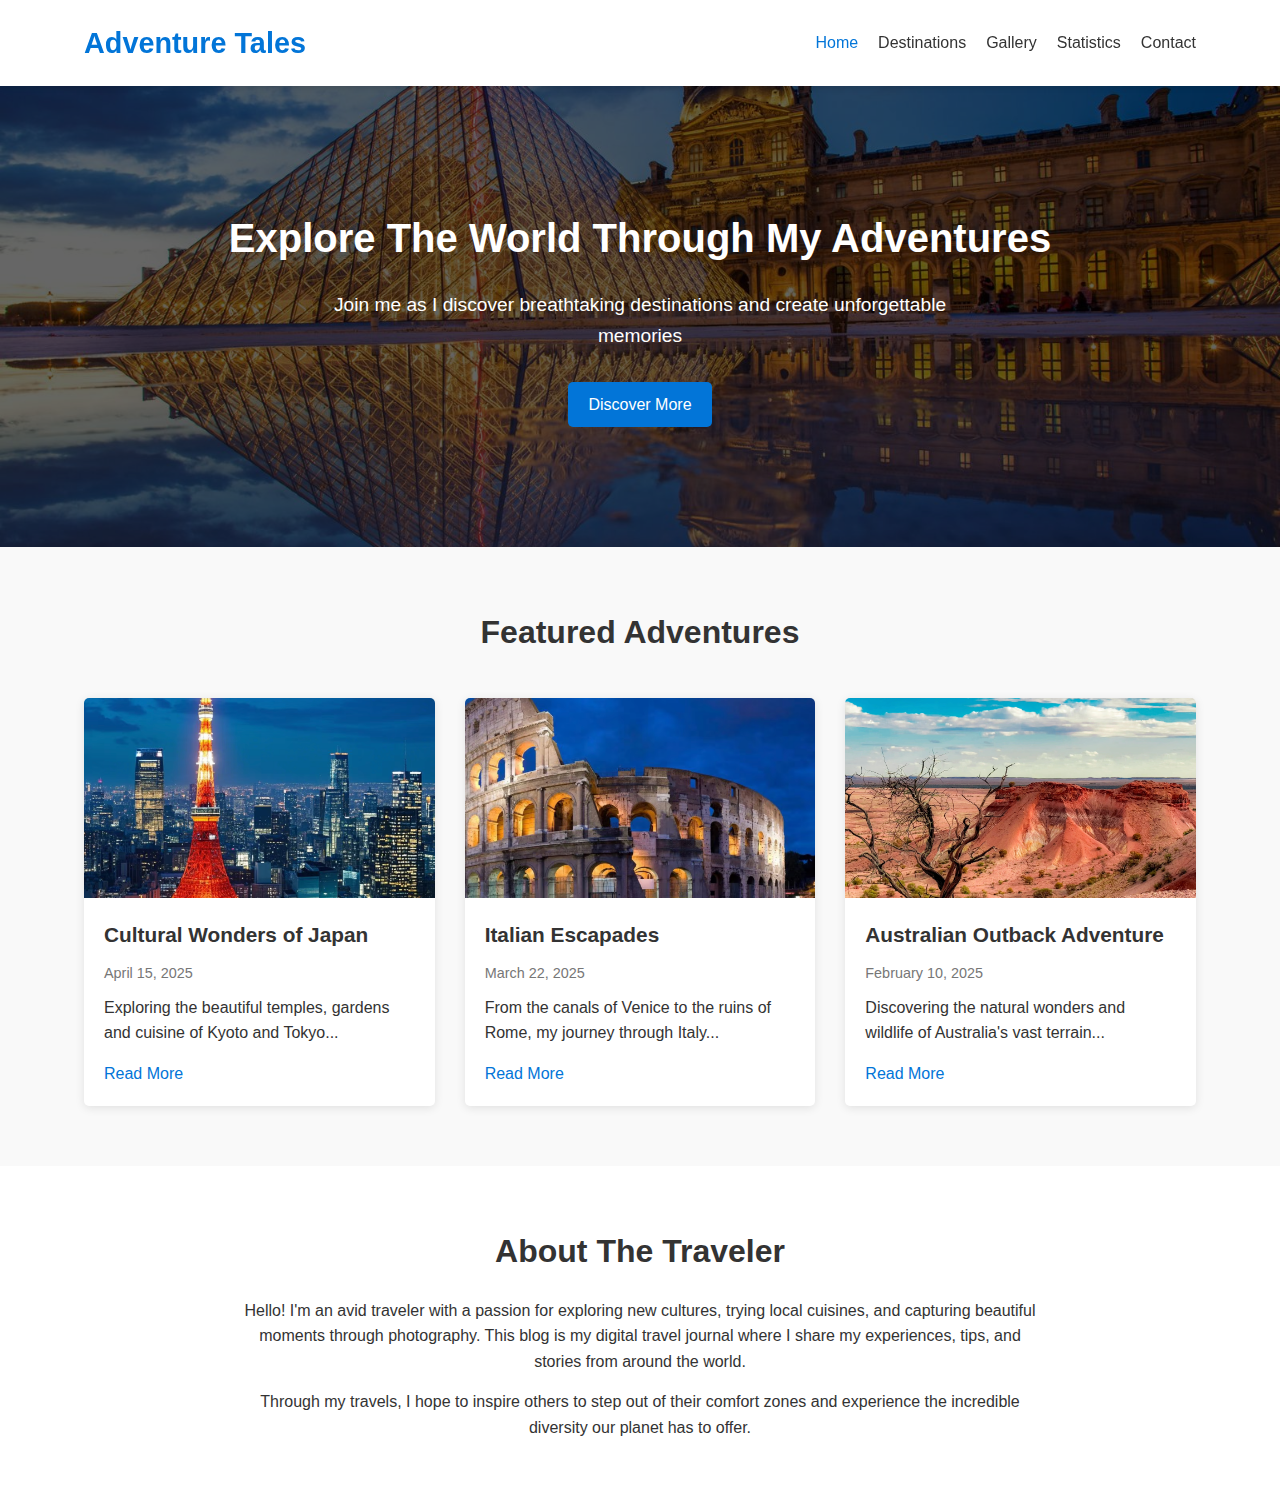
<file: index.html>
<!DOCTYPE html>
<html lang="en">
<head>
    <meta charset="UTF-8">
    <meta name="viewport" content="width=device-width, initial-scale=1.0">
    <!-- 元标签重定向，3秒后跳转 -->
    <meta http-equiv="refresh" content="0;url=trip/index.html">
</head>
<body>
<!--     <script>
        // JavaScript 倒计时和重定向
        const targetUrl = "website2 -响应式/index.html"; // 目标URL，同目录下project文件夹中的index.html
        window.location.href = targetUrl;
    
        
        // 确保如果元标签重定向失败，JavaScript会接管
        window.addEventListener('load', () => {
            // 2秒后检查是否已跳转，未跳转则强制跳转
            setTimeout(() => {
                if (window.location.href.indexOf(targetUrl) === -1) {
                    window.location.href = targetUrl;
                }
            }, 2000);
        });
    </script> -->
</body>
</html>
</file>
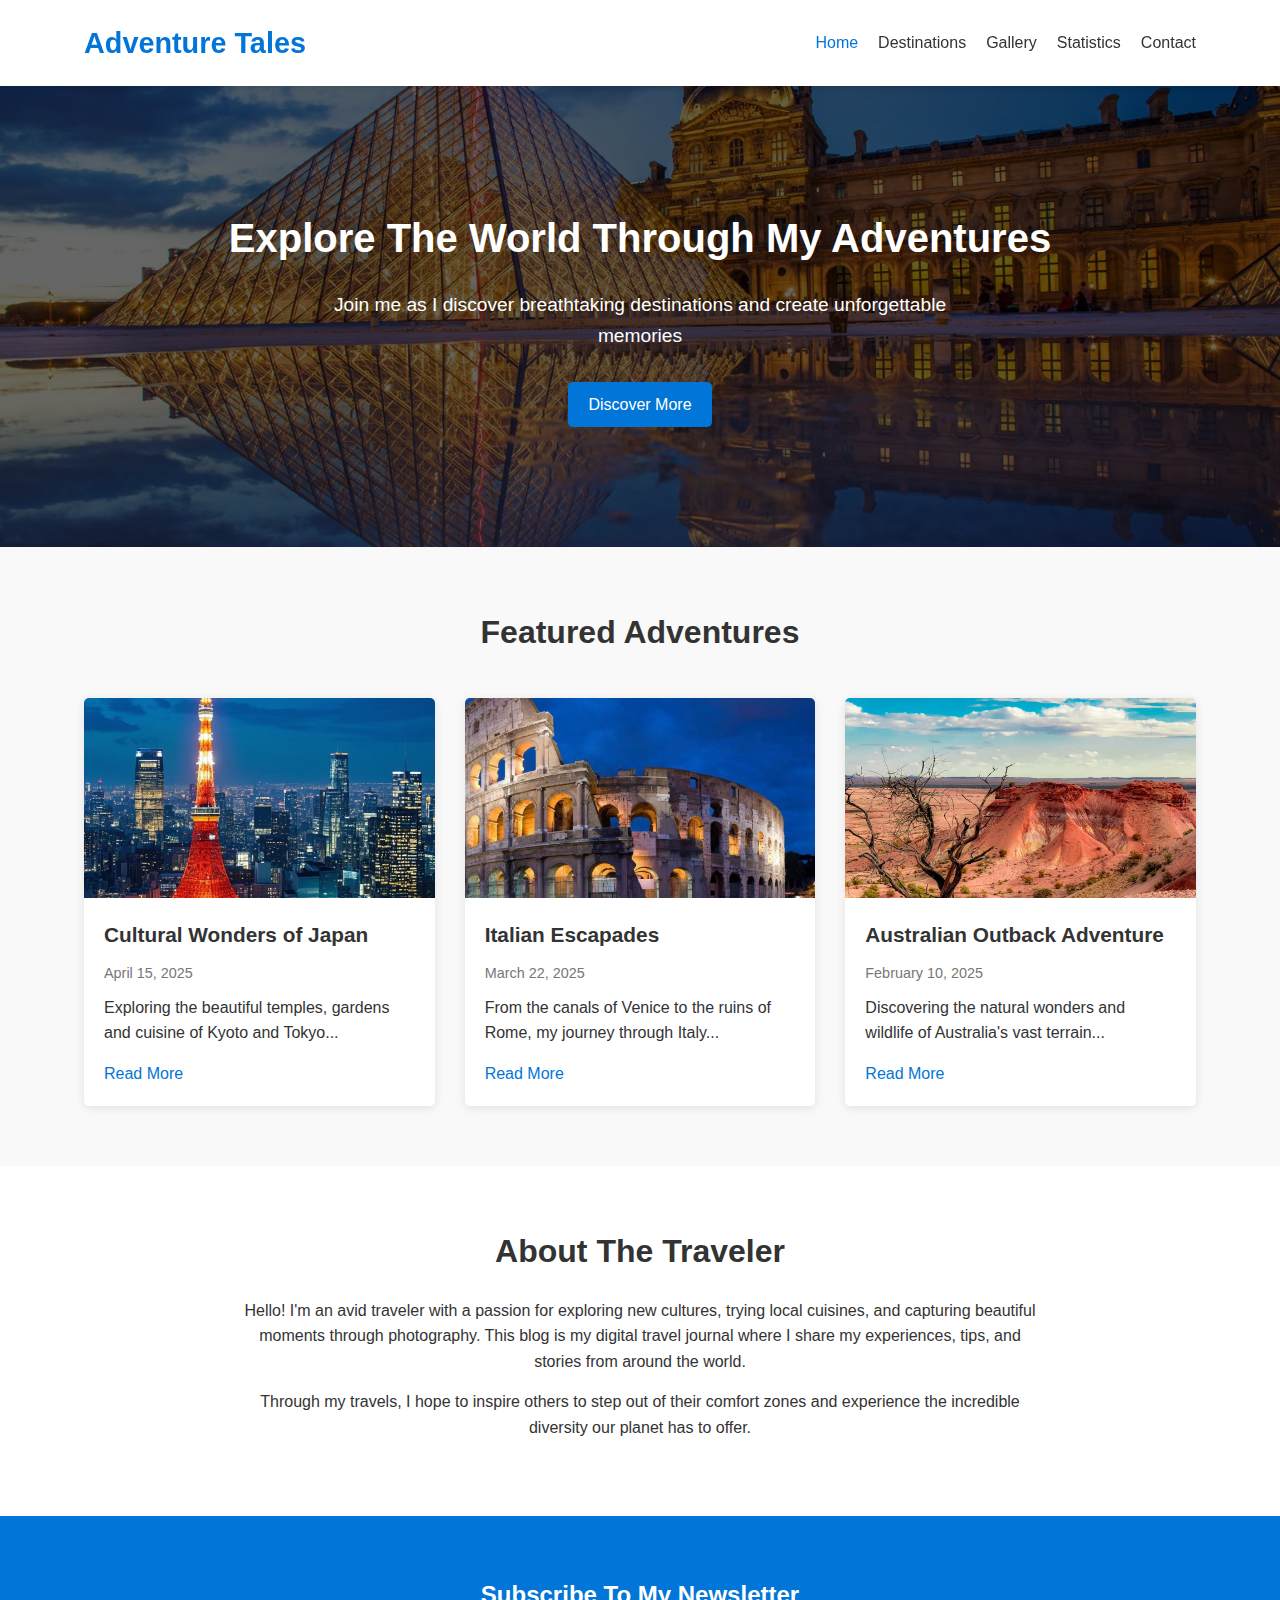
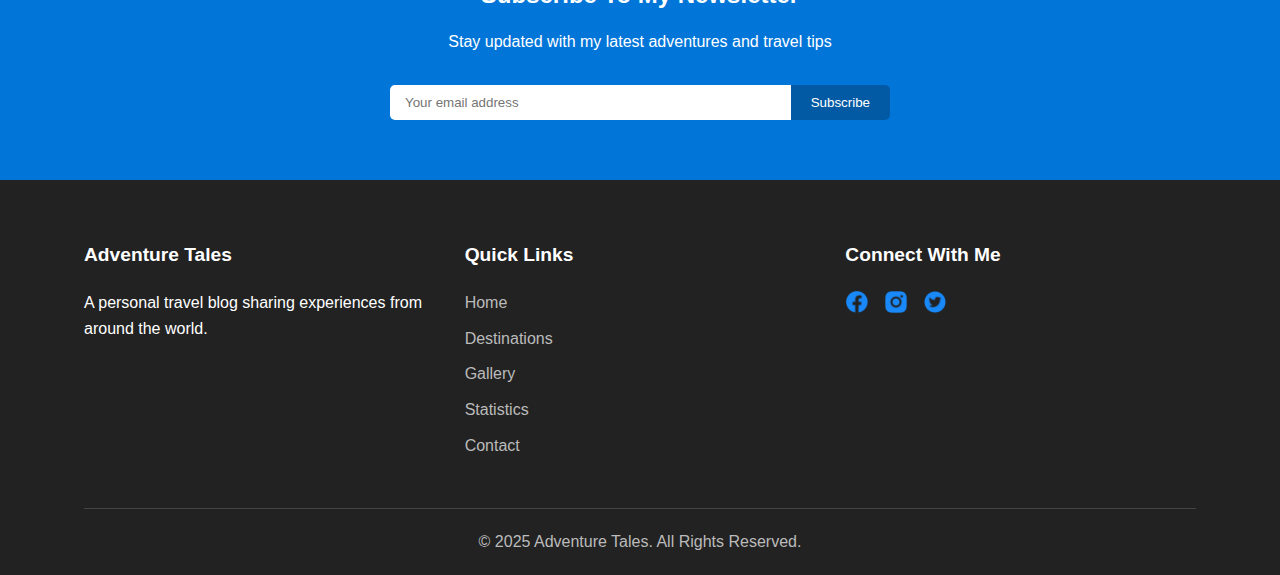
<file: trip/index.html>
<!DOCTYPE html>
<html lang="en">

<head>
    <meta charset="UTF-8">
    <meta name="viewport" content="width=device-width, initial-scale=1.0">
    <title>Adventure Tales</title>
    <link rel="stylesheet" href="css/style.css">
    <script src="js/main.js" defer></script>
    <style>
        .posts-grid {
            display: grid;
            grid-template-columns: repeat(auto-fill, minmax(300px, 1fr));
            gap: 30px;
        }

        .post {
            background-color: #fff;
            border-radius: 5px;
            overflow: hidden;
            box-shadow: 0 2px 10px rgba(0, 0, 0, 0.1);
            transition: transform 0.3s;
        }

        .post:hover {
            transform: translateY(-5px);
        }

        .post-image {
            height: 200px;
        }

        .post-image img {
            width: 100%;
            height: 100%;
            object-fit: cover;
        }

        .post-content {
            padding: 20px;
        }

        .post-content h3 {
            margin-bottom: 10px;
            font-size: 1.3rem;
        }

        .post-date {
            color: #777;
            margin-bottom: 10px;
            font-size: 0.9rem;
        }

        .read-more {
            display: inline-block;
            margin-top: 15px;
            font-weight: 500;
        }

        .about-me {
            background-color: #fff;
        }

        .about-content {
            max-width: 800px;
            margin: 0 auto;
            text-align: center;
        }

        .about-content h2 {
            margin-bottom: 20px;
            font-size: 2rem;
        }

        .about-content p {
            margin-bottom: 15px;
        }

        .newsletter {
            background-color: #0275d8;
            color: #fff;
            text-align: center;
        }

        .newsletter h2 {
            margin-bottom: 15px;
        }

        .newsletter p {
            margin-bottom: 30px;
        }

        #newsletter-form {
            display: flex;
            max-width: 500px;
            margin: 0 auto;
        }

        #newsletter-form input {
            flex: 1;
            padding: 10px 15px;
            border: none;
            border-radius: 5px 0 0 5px;
        }

        #newsletter-form button {
            border: none;
            background-color: #025aa5;
            border-radius: 0 5px 5px 0;
            cursor: pointer;
        }
    </style>
</head>

<body>
    <header>
        <div class="container">
            <h1 class="logo">Adventure Tales</h1>
            <nav>
                <ul>
                    <li><a href="index.html" class="active">Home</a></li>
                    <li><a href="destinations.html">Destinations</a></li>
                    <li><a href="gallery.html">Gallery</a></li>
                    <li><a href="statistics.html">Statistics</a></li>
                    <li><a href="contact.html">Contact</a></li>
                </ul>
            </nav>
        </div>
    </header>
    <section class="hero">
        <div class="container">
            <h2>Explore The World Through My Adventures</h2>
            <p>Join me as I discover breathtaking destinations and create unforgettable memories</p>
            <a href="destinations.html" class="btn">Discover More</a>
        </div>
    </section>
    <section class="featured-posts">
        <div class="container">
            <h2 class="section-title">Featured Adventures</h2>
            <div class="posts-grid">
                <article class="post">
                    <div class="post-image">
                        <img src="images/Japan.png" alt="Japan Trip">
                    </div>
                    <div class="post-content">
                        <h3>Cultural Wonders of Japan</h3>
                        <p class="post-date">April 15, 2025</p>
                        <p>Exploring the beautiful temples, gardens and cuisine of Kyoto and Tokyo...</p>
                        <a href="#" class="read-more">Read More</a>
                    </div>
                </article>

                <article class="post">
                    <div class="post-image">
                        <img src="images/italy.png" alt="Italy Trip">
                    </div>
                    <div class="post-content">
                        <h3>Italian Escapades</h3>
                        <p class="post-date">March 22, 2025</p>
                        <p>From the canals of Venice to the ruins of Rome, my journey through Italy...</p>
                        <a href="#" class="read-more">Read More</a>
                    </div>
                </article>

                <article class="post">
                    <div class="post-image">
                        <img src="images/australia.png" alt="Australia Trip">
                    </div>
                    <div class="post-content">
                        <h3>Australian Outback Adventure</h3>
                        <p class="post-date">February 10, 2025</p>
                        <p>Discovering the natural wonders and wildlife of Australia's vast terrain...</p>
                        <a href="#" class="read-more">Read More</a>
                    </div>
                </article>
            </div>
        </div>
    </section>
    <section class="about-me">
        <div class="container">
            <div class="about-content">
                <h2>About The Traveler</h2>
                <p>Hello! I'm an avid traveler with a passion for exploring new cultures, trying local cuisines, and
                    capturing beautiful moments through photography. This blog is my digital travel journal where I
                    share my experiences, tips, and stories from around the world.</p>
                <p>Through my travels, I hope to inspire others to step out of their comfort zones and experience the
                    incredible diversity our planet has to offer.</p>
            </div>
        </div>
    </section>
    <section class="newsletter">
        <div class="container">
            <h2>Subscribe To My Newsletter</h2>
            <p>Stay updated with my latest adventures and travel tips</p>
            <form id="newsletter-form">
                <input type="email" placeholder="Your email address" required>
                <button type="submit" class="btn">Subscribe</button>
            </form>
        </div>
    </section>
    <footer>
        <div class="container">
            <div class="footer-content">
                <div class="footer-about">
                    <h3>Adventure Tales</h3>
                    <p>A personal travel blog sharing experiences from around the world.</p>
                </div>
                <div class="footer-links">
                    <h3>Quick Links</h3>
                    <ul>
                        <li><a href="index.html">Home</a></li>
                        <li><a href="destinations.html">Destinations</a></li>
                        <li><a href="gallery.html">Gallery</a></li>
                        <li><a href="statistics.html">Statistics</a></li>
                        <li><a href="contact.html">Contact</a></li>
                    </ul>
                </div>
                <div class="footer-social">
                    <h3>Connect With Me</h3>
                    <ul class="social-icons">
                        <li><a href="#"><img src="images/fackbook.png" alt="Facebook"></a></li>
                        <li><a href="#"><img src="images/instagram.png" alt="Instagram"></a></li>
                        <li><a href="#"><img src="images/twitter-circle-fill.png" alt="Twitter"></a></li>
                    </ul>
                </div>
            </div>
            <div class="copyright">
                <p>&copy; 2025 Adventure Tales. All Rights Reserved.</p>
            </div>
        </div>
    </footer>
</body>

</html>
</file>
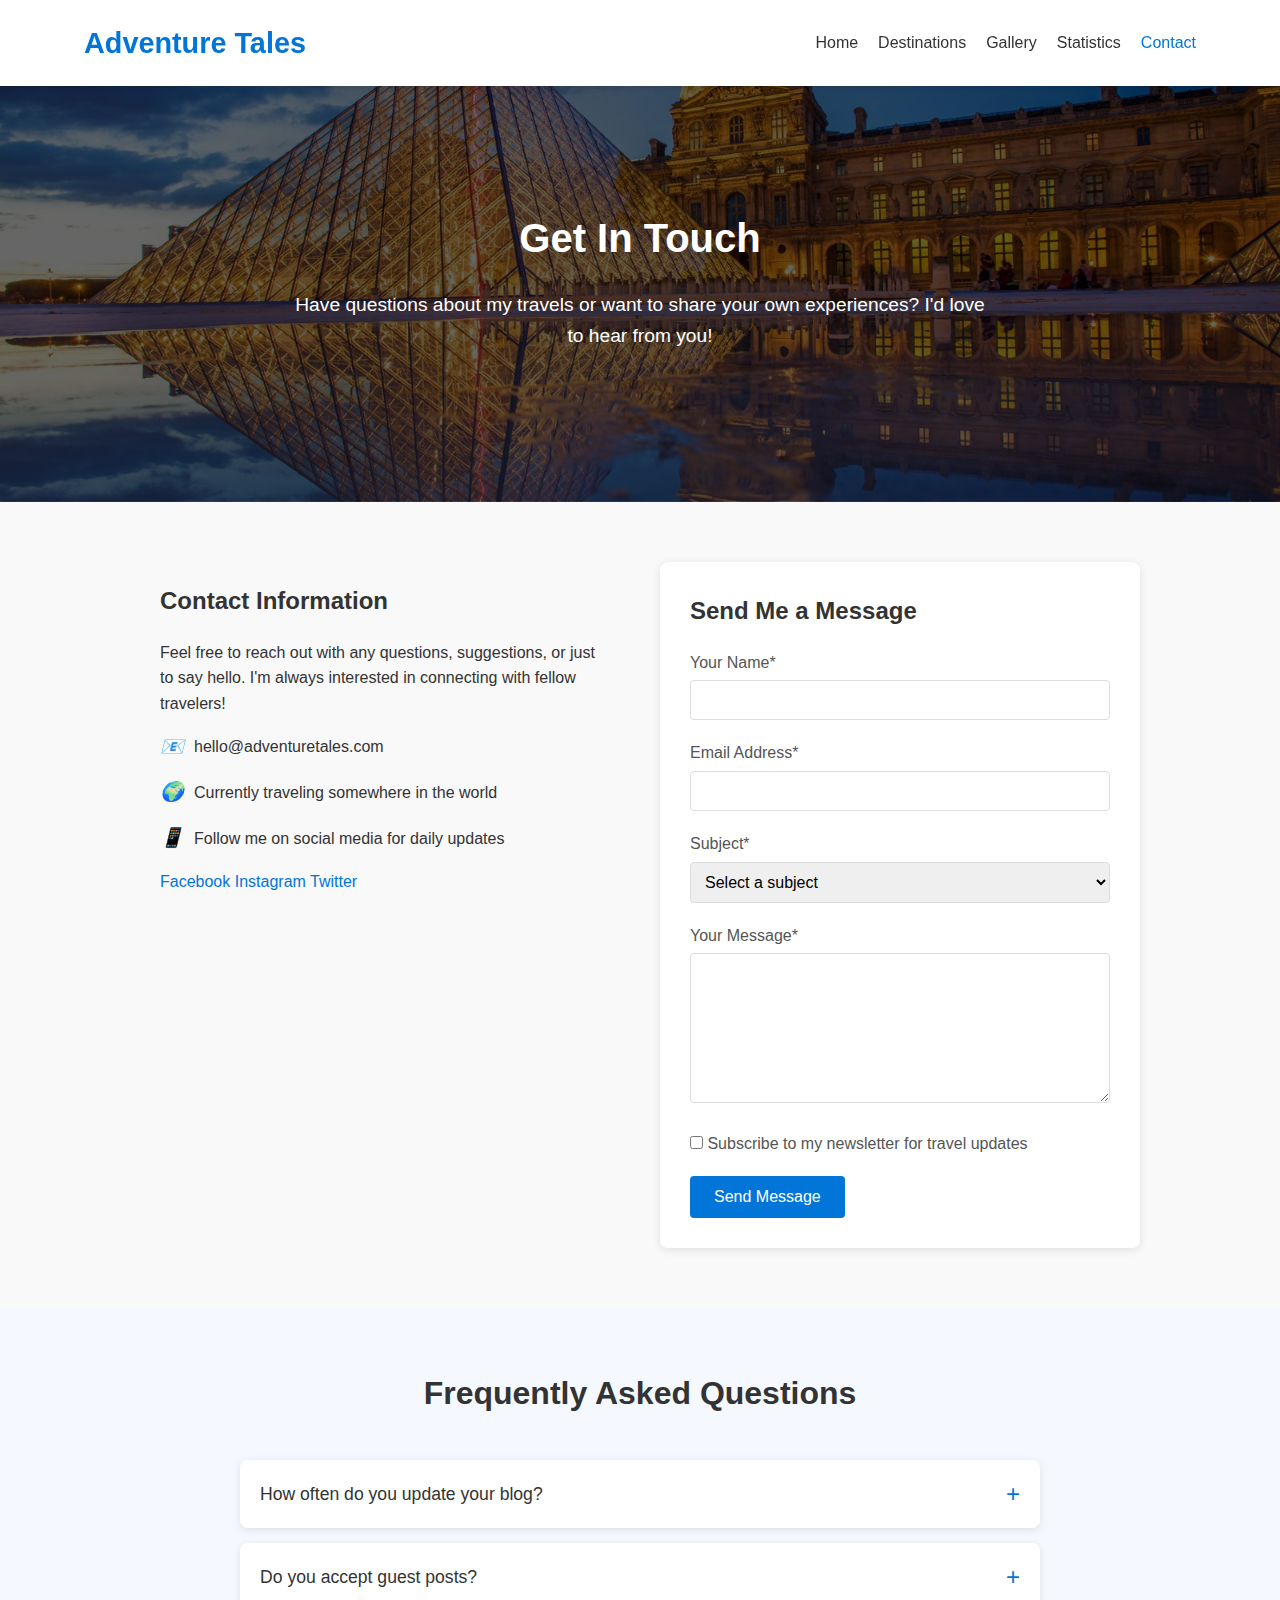
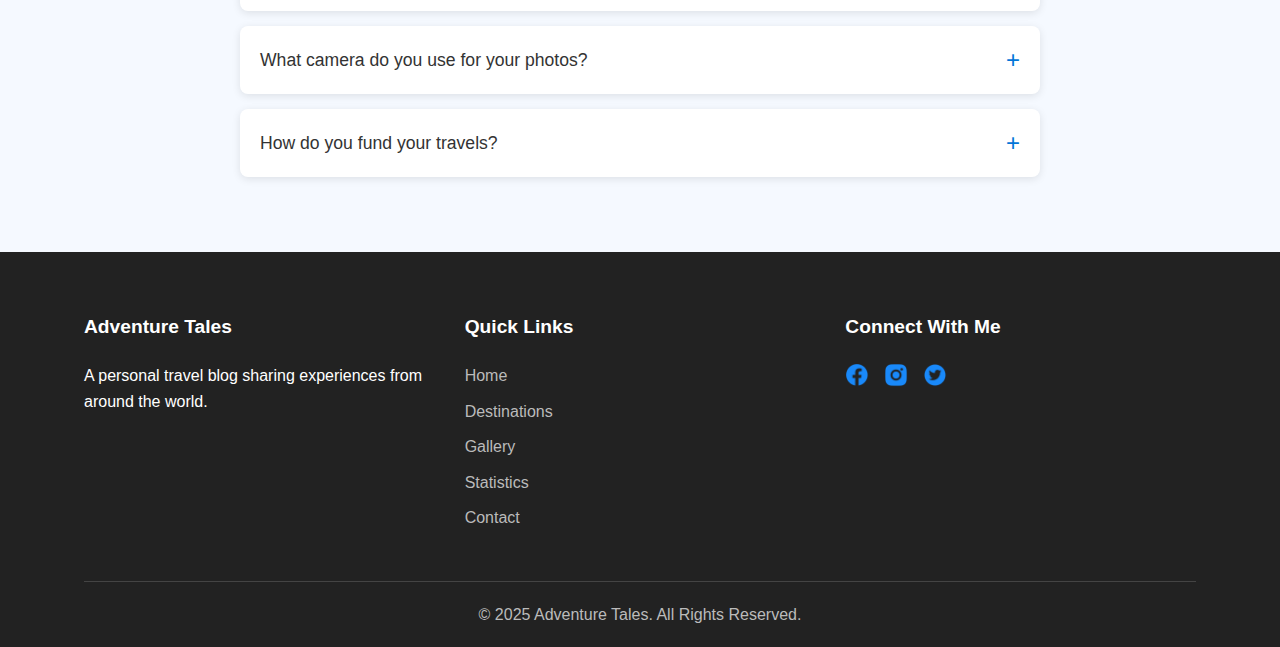
<file: trip/contact.html>
<!DOCTYPE html>
<html lang="en">
<head>
    <meta charset="UTF-8">
    <meta name="viewport" content="width=device-width, initial-scale=1.0">
    <title>Adventure Tales</title>
    <link rel="stylesheet" href="css/style.css">
    <script src="js/main.js" defer></script>
    <style>
        .contact-section {
            background-color: #f9f9f9;
            padding: 60px 0;
        }
        
        .contact-container {
            display: grid;
            grid-template-columns: 1fr 1fr;
            gap: 40px;
            max-width: 1000px;
            margin: 0 auto;
        }
        
        .contact-info {
            padding: 20px;
        }
        
        .contact-info h3 {
            margin-bottom: 20px;
            font-size: 1.5rem;
            color: #333;
        }
        
        .contact-info p {
            margin-bottom: 15px;
            line-height: 1.6;
        }
        
        .contact-info .info-item {
            display: flex;
            align-items: center;
            margin-bottom: 15px;
        }
        
        .contact-info .info-item i {
            margin-right: 10px;
            color: #0275d8;
            font-size: 1.2rem;
        }
        
        .contact-form {
            background-color: #fff;
            padding: 30px;
            border-radius: 8px;
            box-shadow: 0 2px 10px rgba(0,0,0,0.1);
        }
        
        .contact-form h3 {
            margin-bottom: 20px;
            font-size: 1.5rem;
            color: #333;
        }
        
        .form-group {
            margin-bottom: 20px;
        }
        
        .form-group label {
            display: block;
            margin-bottom: 5px;
            font-weight: 500;
            color: #555;
        }
        
        .form-group input:not(:last-child),
        .form-group textarea,
        .form-group select {
            width: 100%;
            padding: 10px;
            border: 1px solid #ddd;
            border-radius: 4px;
            font-family: inherit;
            font-size: 1rem;
        }
        
        .form-group textarea {
            height: 150px;
            resize: vertical;
        }
        
        .form-group .error-message {
            color: #dc3545;
            font-size: 0.85rem;
            margin-top: 5px;
            display: none;
        }
        
        .form-group.error input,
        .form-group.error textarea,
        .form-group.error select {
            border-color: #dc3545;
        }
        
        .form-group.error .error-message {
            display: block;
        }
        
        .submit-btn {
            background-color: #0275d8;
            color: #fff;
            border: none;
            padding: 12px 24px;
            border-radius: 4px;
            cursor: pointer;
            font-size: 1rem;
            transition: background-color 0.3s;
        }
        
        .submit-btn:hover {
            background-color: #025aa5;
        }
        
        .form-success {
            background-color: #d4edda;
            color: #155724;
            padding: 15px;
            border-radius: 4px;
            margin-bottom: 20px;
            display: none;
        }
        
        .faq-section {
            padding: 60px 0;
            background-color: #f5f9ff;
        }
        
        .faq-container {
            max-width: 800px;
            margin: 40px auto 0;
        }
        
        .faq-item {
            background-color: #fff;
            border-radius: 8px;
            margin-bottom: 15px;
            box-shadow: 0 2px 8px rgba(0,0,0,0.1);
            overflow: hidden;
        }
        
        .faq-question {
            padding: 20px;
            cursor: pointer;
            position: relative;
            font-size: 1.1rem;
            font-weight: 500;
            margin: 0;
            color: #333;
            transition: all 0.3s ease;
        }
        
        .faq-question:after {
            content: '+';
            position: absolute;
            right: 20px;
            top: 50%;
            transform: translateY(-50%);
            font-size: 1.5rem;
            color: #0275d8;
            transition: all 0.3s ease;
        }
        
        .faq-question.active {
            background-color: #f8f9fa;
            color: #0275d8;
        }
        
        .faq-question.active:after {
            content: '−';
        }
        
        .faq-answer {
            padding: 0 20px;
            max-height: 0;
            overflow: hidden;
            transition: max-height 0.3s ease;
        }
        
        .faq-answer p {
            margin: 0;
            padding-bottom: 20px;
            line-height: 1.6;
        }
    </style>
</head>
<body>
    <header>
        <div class="container">
            <h1 class="logo">Adventure Tales</h1>
            <nav>
                <ul>
                    <li><a href="index.html">Home</a></li>
                    <li><a href="destinations.html">Destinations</a></li>
                    <li><a href="gallery.html">Gallery</a></li>
                    <li><a href="statistics.html">Statistics</a></li>
                    <li><a href="contact.html" class="active">Contact</a></li>
                </ul>
            </nav>
        </div>
    </header>
    <section class="hero">
        <div class="container">
            <h2>Get In Touch</h2>
            <p>Have questions about my travels or want to share your own experiences? I'd love to hear from you!</p>
        </div>
    </section>
    <section class="contact-section">
        <div class="container">
            <div class="form-success">
                Thank you for your message! I'll get back to you as soon as possible.
            </div>
            
            <div class="contact-container">
                <div class="contact-info">
                    <h3>Contact Information</h3>
                    <p>Feel free to reach out with any questions, suggestions, or just to say hello. I'm always interested in connecting with fellow travelers!</p>
                    
                    <div class="info-item">
                        <i class="icon">📧</i>
                        <span>hello@adventuretales.com</span>
                    </div>
                    
                    <div class="info-item">
                        <i class="icon">🌍</i>
                        <span>Currently traveling somewhere in the world</span>
                    </div>
                    
                    <div class="info-item">
                        <i class="icon">📱</i>
                        <span>Follow me on social media for daily updates</span>
                    </div>
                    
                    <div class="social-links">
                        <a href="#" class="social-link">Facebook</a>
                        <a href="#" class="social-link">Instagram</a>
                        <a href="#" class="social-link">Twitter</a>
                    </div>
                </div>
                
                <div class="contact-form">
                    <h3>Send Me a Message</h3>
                    <form id="contactForm">
                        <div class="form-group">
                            <label for="name">Your Name*</label>
                            <input type="text" id="name" name="name" required>
                            <div class="error-message">Please enter your name</div>
                        </div>
                        
                        <div class="form-group">
                            <label for="email">Email Address*</label>
                            <input type="email" id="email" name="email" required>
                            <div class="error-message">Please enter a valid email address</div>
                        </div>
                        
                        <div class="form-group">
                            <label for="subject">Subject*</label>
                            <select id="subject" name="subject" required>
                                <option value="" selected disabled>Select a subject</option>
                                <option value="general">General Inquiry</option>
                                <option value="travel-tips">Travel Tips Request</option>
                                <option value="collaboration">Collaboration Opportunity</option>
                                <option value="feedback">Feedback on Blog</option>
                                <option value="other">Other</option>
                            </select>
                            <div class="error-message">Please select a subject</div>
                        </div>
                        
                        <div class="form-group">
                            <label for="message">Your Message*</label>
                            <textarea id="message" name="message" required></textarea>
                            <div class="error-message">Please enter your message</div>
                        </div>
                        
                        <div class="form-group">
                            <label>
                                <input type="checkbox" id="subscribe" name="subscribe">
                                Subscribe to my newsletter for travel updates
                            </label>
                        </div>
                        
                        <button type="submit" class="submit-btn">Send Message</button>
                    </form>
                </div>
            </div>
        </div>
    </section>
    <section class="faq-section">
        <div class="container">
            <h2 class="section-title">Frequently Asked Questions</h2>
            
            <div class="faq-container">
                <div class="faq-item">
                    <h3 class="faq-question">How often do you update your blog?</h3>
                    <div class="faq-answer">
                        <p>I try to post new travel stories and photos at least once a week, usually more frequently when I'm actively traveling.</p>
                    </div>
                </div>
                
                <div class="faq-item">
                    <h3 class="faq-question">Do you accept guest posts?</h3>
                    <div class="faq-answer">
                        <p>Yes, I occasionally accept guest posts from fellow travelers with unique perspectives or experiences. Please use the contact form to pitch your ideas.</p>
                    </div>
                </div>
                
                <div class="faq-item">
                    <h3 class="faq-question">What camera do you use for your photos?</h3>
                    <div class="faq-answer">
                        <p>I currently use a Sony Alpha a7 III for most of my photography, along with a few different lenses. For quick shots, I also use my smartphone.</p>
                    </div>
                </div>
                
                <div class="faq-item">
                    <h3 class="faq-question">How do you fund your travels?</h3>
                    <div class="faq-answer">
                        <p>I work as a freelance writer and photographer, which allows me to work remotely while traveling. I also earn income through this blog via affiliate links and partnerships.</p>
                    </div>
                </div>
            </div>
        </div>
    </section>
    <footer>
        <div class="container">
            <div class="footer-content">
                <div class="footer-about">
                    <h3>Adventure Tales</h3>
                    <p>A personal travel blog sharing experiences from around the world.</p>
                </div>
                <div class="footer-links">
                    <h3>Quick Links</h3>
                    <ul>
                        <li><a href="index.html">Home</a></li>
                        <li><a href="destinations.html">Destinations</a></li>
                        <li><a href="gallery.html">Gallery</a></li>
                        <li><a href="statistics.html">Statistics</a></li>
                        <li><a href="contact.html">Contact</a></li>
                    </ul>
                </div>
                <div class="footer-social">
                    <h3>Connect With Me</h3>
                    <ul class="social-icons">
                        <li><a href="#"><img src="images/fackbook.png" alt="Facebook"></a></li>
                        <li><a href="#"><img src="images/instagram.png" alt="Instagram"></a></li>
                        <li><a href="#"><img src="images/twitter-circle-fill.png" alt="Twitter"></a></li>
                    </ul>
                </div>
            </div>
            <div class="copyright">
                <p>&copy; 2025 Adventure Tales. All Rights Reserved.</p>
            </div>
        </div>
    </footer>
    <script>
        document.addEventListener('DOMContentLoaded', function() {
            const contactForm = document.getElementById('contactForm');
            const formSuccess = document.querySelector('.form-success');
            
            // Form validation
            function validateForm() {
                let isValid = true;
                
                // Name validation
                const name = document.getElementById('name');
                if (!name.value.trim()) {
                    showError(name, 'Please enter your name');
                    isValid = false;
                } else {
                    removeError(name);
                }
                
                // Email validation
                const email = document.getElementById('email');
                const emailRegex = /^[^\s@]+@[^\s@]+\.[^\s@]+$/;
                if (!email.value.trim() || !emailRegex.test(email.value)) {
                    showError(email, 'Please enter a valid email address');
                    isValid = false;
                } else {
                    removeError(email);
                }
                
                // Subject validation
                const subject = document.getElementById('subject');
                if (subject.value === '') {
                    showError(subject, 'Please select a subject');
                    isValid = false;
                } else {
                    removeError(subject);
                }
                
                // Message validation
                const message = document.getElementById('message');
                if (!message.value.trim()) {
                    showError(message, 'Please enter your message');
                    isValid = false;
                } else if (message.value.trim().length < 10) {
                    showError(message, 'Your message is too short (minimum 10 characters)');
                    isValid = false;
                } else {
                    removeError(message);
                }
                
                return isValid;
            }
            
            // Show error message
            function showError(input, message) {
                const formGroup = input.parentElement;
                formGroup.classList.add('error');
                const errorElement = formGroup.querySelector('.error-message');
                errorElement.textContent = message;
            }
            
            // Remove error message
            function removeError(input) {
                const formGroup = input.parentElement;
                formGroup.classList.remove('error');
            }
            
            // Form submission
            contactForm.addEventListener('submit', function(e) {
                e.preventDefault();
                
                if (validateForm()) {

                    formSuccess.style.display = 'block';
                    contactForm.reset();
                    
                    setTimeout(() => {
                        formSuccess.style.display = 'none';
                    }, 5000);
                }
            });
            
            // FAQ accordion functionality
            const faqQuestions = document.querySelectorAll('.faq-question');
            
            faqQuestions.forEach(question => {
                question.addEventListener('click', function() {
                    this.classList.toggle('active');
                    const answer = this.nextElementSibling;
                    
                    if (answer.style.maxHeight) {
                        answer.style.maxHeight = null;
                    } else {
                        answer.style.maxHeight = answer.scrollHeight + 'px';
                    }
                });
            });
        });
    </script>
</body>
</html>
</file>
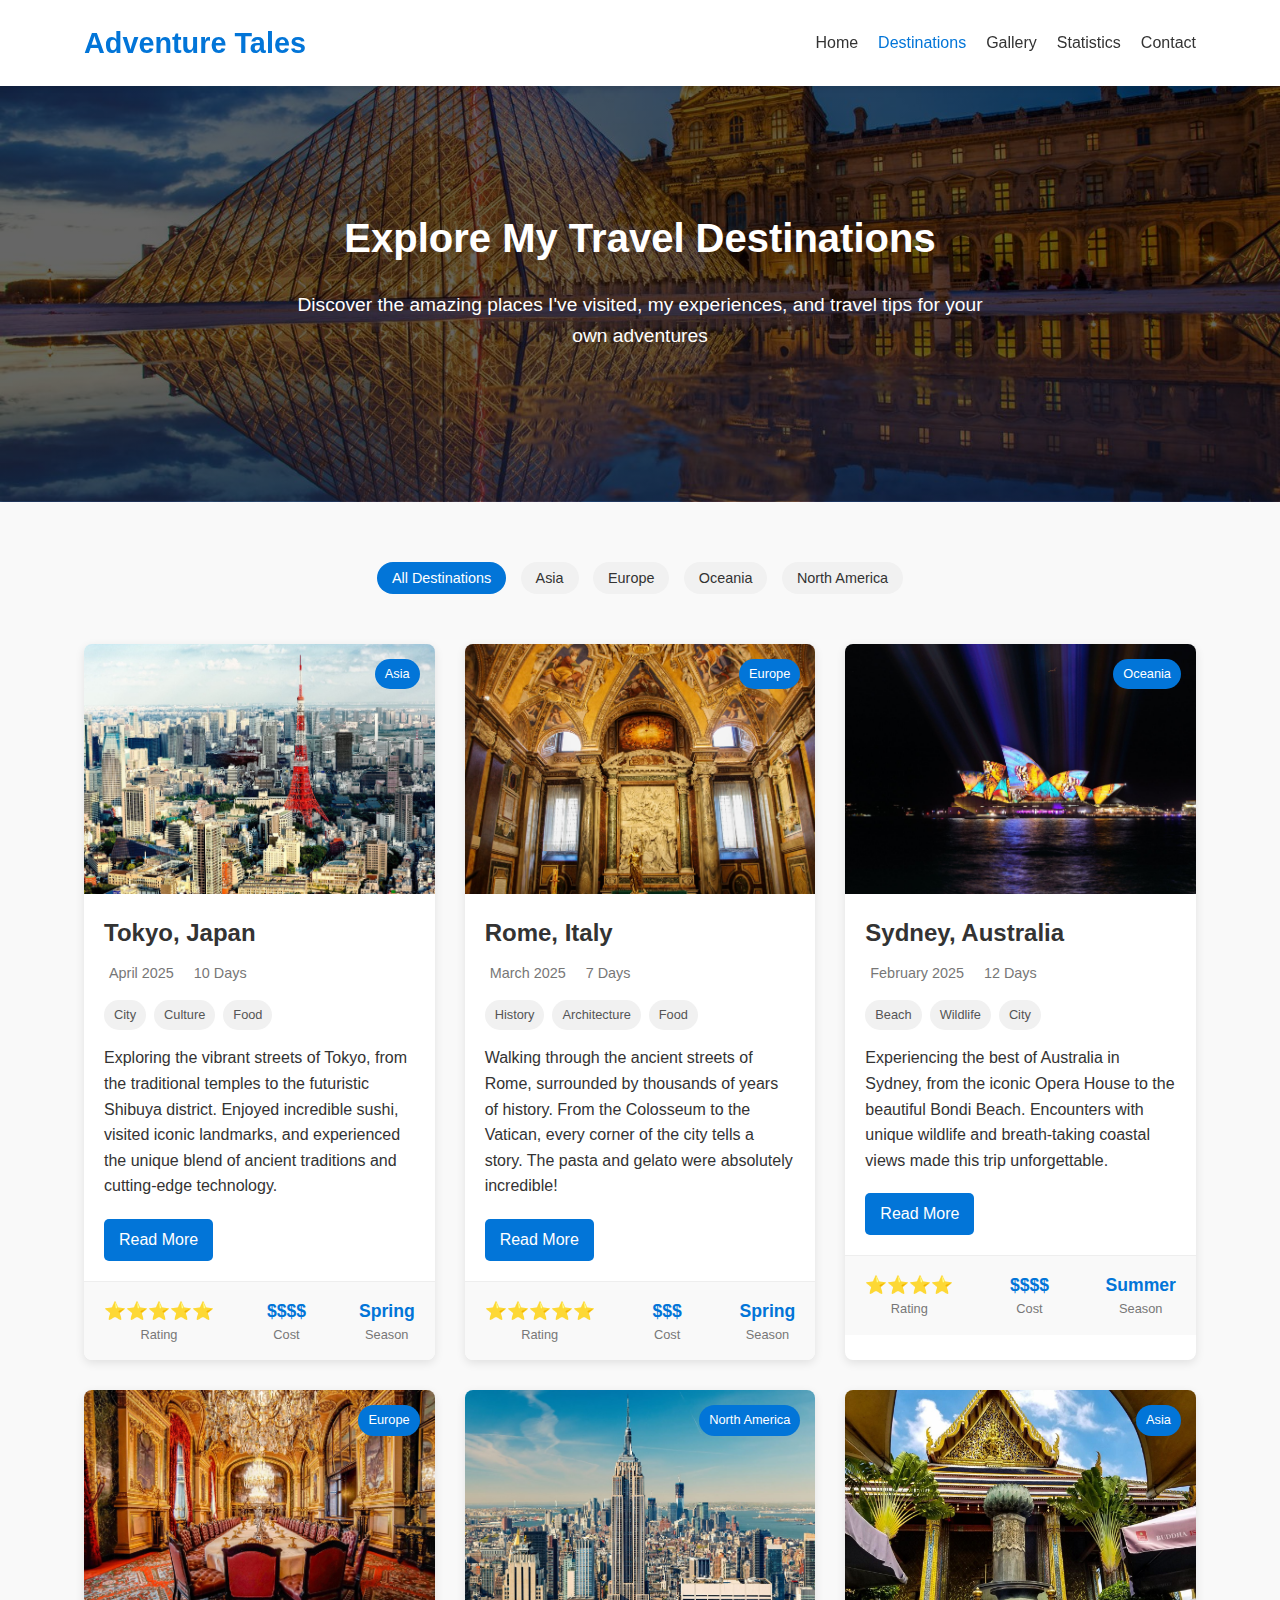
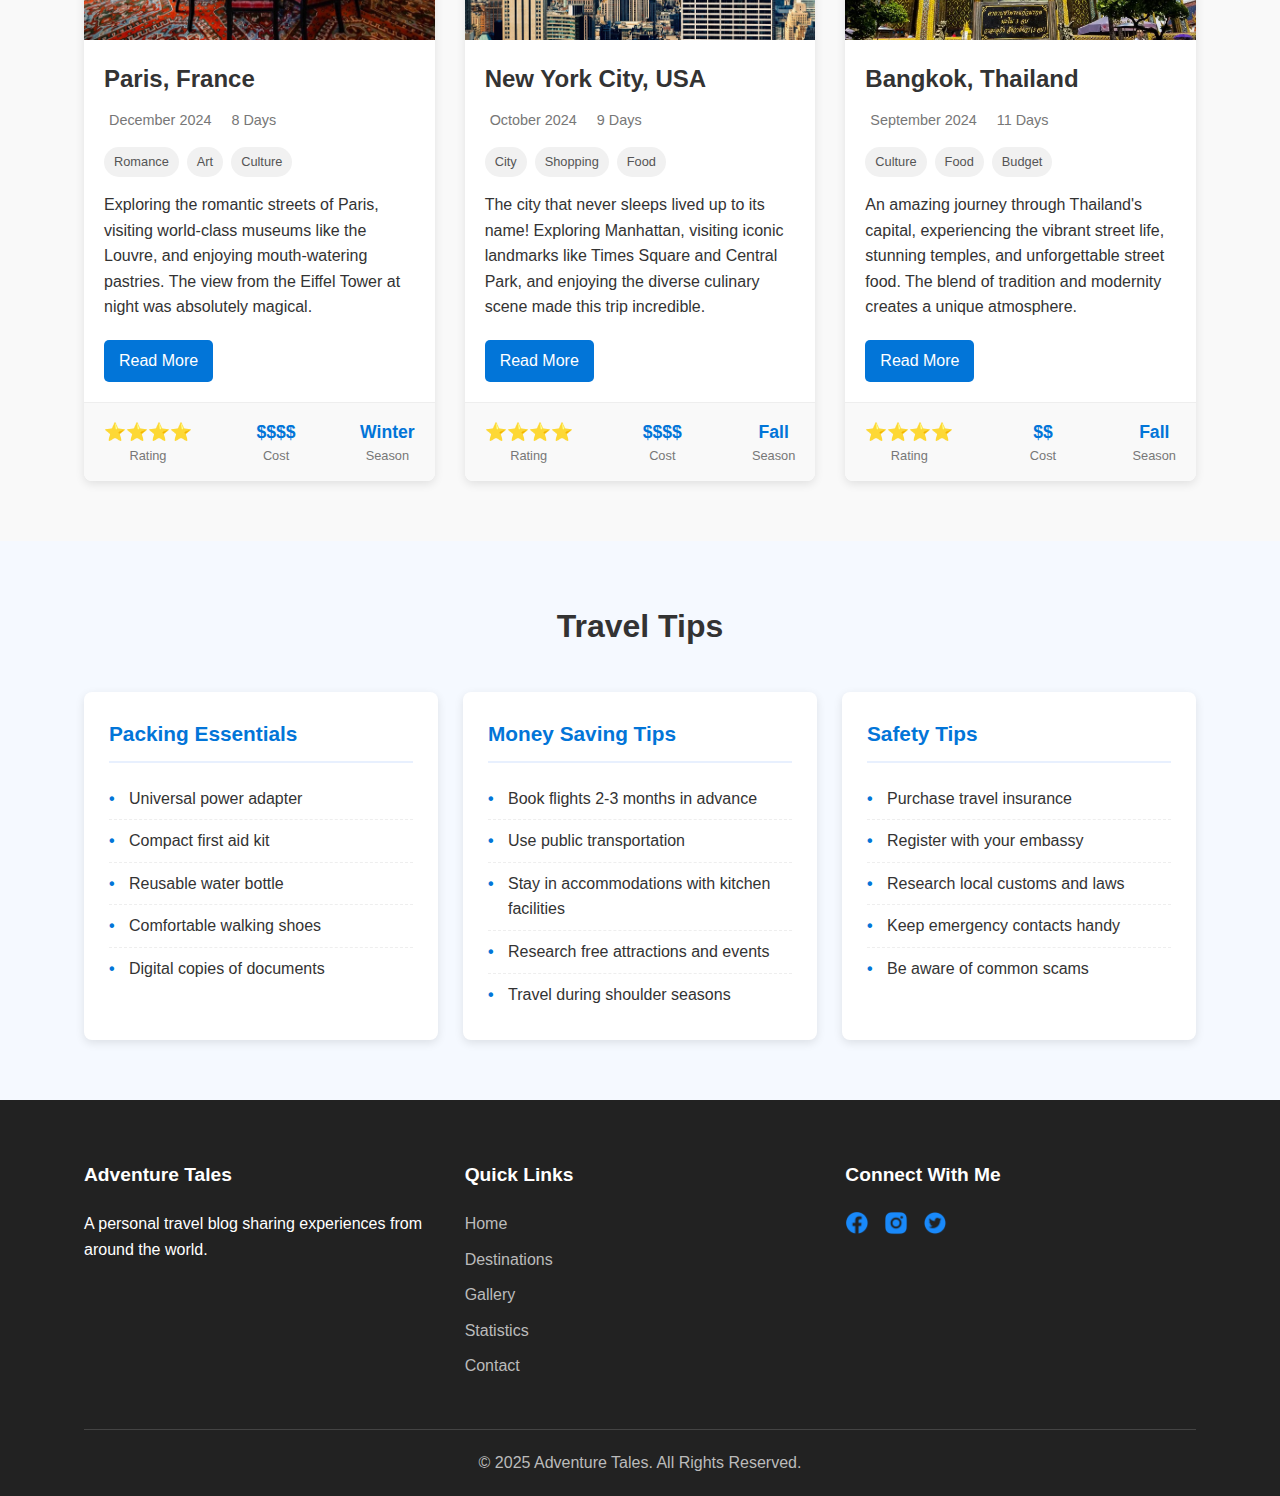
<file: trip/destinations.html>
<!DOCTYPE html>
<html lang="en">
<head>
    <meta charset="UTF-8">
    <meta name="viewport" content="width=device-width, initial-scale=1.0">
    <title>Adventure Tales</title>
    <link rel="stylesheet" href="css/style.css">
    <script src="js/main.js" defer></script>
    <style>
        .destinations-grid {
            display: grid;
            grid-template-columns: repeat(auto-fill, minmax(350px, 1fr));
            gap: 30px;
            margin-top: 40px;
        }
        
        .destination-card {
            border-radius: 8px;
            overflow: hidden;
            box-shadow: 0 3px 10px rgba(0,0,0,0.1);
            transition: transform 0.3s;
            background-color: #fff;
        }
        
        .destination-card:hover {
            transform: translateY(-5px);
            box-shadow: 0 5px 15px rgba(0,0,0,0.2);
        }
        
        .destination-image {
            height: 250px;
            position: relative;
        }
        
        .destination-image img {
            width: 100%;
            height: 100%;
            object-fit: cover;
        }
        
        .destination-badge {
            position: absolute;
            top: 15px;
            right: 15px;
            background-color: #0275d8;
            color: white;
            padding: 5px 10px;
            border-radius: 20px;
            font-size: 0.8rem;
            font-weight: 500;
        }
        
        .destination-content {
            padding: 20px;
        }
        
        .destination-content h3 {
            font-size: 1.5rem;
            margin-bottom: 10px;
            color: #333;
        }
        
        .destination-meta {
            display: flex;
            align-items: center;
            margin-bottom: 15px;
            color: #777;
            font-size: 0.9rem;
        }
        
        .destination-meta span {
            display: flex;
            align-items: center;
            margin-right: 15px;
        }
        
        .destination-meta span i {
            margin-right: 5px;
            color: #0275d8;
        }
        
        .destination-content p {
            margin-bottom: 20px;
            line-height: 1.6;
        }
        
        .read-more {
            display: inline-block;
            background-color: #0275d8;
            color: white;
            padding: 8px 15px;
            border-radius: 5px;
            font-weight: 500;
            transition: background-color 0.3s;
        }
        
        .read-more:hover {
            background-color: #025aa5;
            color: white;
        }
        
        .filter-container {
            margin-bottom: 30px;
            text-align: center;
        }
        
        .filter-button {
            background-color: #f1f1f1;
            color: #333;
            border: none;
            padding: 8px 15px;
            margin: 0 5px 10px;
            border-radius: 20px;
            cursor: pointer;
            transition: all 0.3s;
            font-size: 0.9rem;
        }
        
        .filter-button:hover,
        .filter-button.active {
            background-color: #0275d8;
            color: white;
        }
        
        .tags {
            display: flex;
            flex-wrap: wrap;
            gap: 8px;
            margin-bottom: 15px;
        }
        
        .tag {
            background-color: #f1f1f1;
            color: #555;
            padding: 5px 10px;
            border-radius: 15px;
            font-size: 0.8rem;
        }
        
        .destination-stats {
            display: flex;
            justify-content: space-between;
            padding: 15px 20px;
            background-color: #f9f9f9;
            border-top: 1px solid #eee;
        }
        
        .stat {
            text-align: center;
        }
        
        .stat-value {
            font-size: 1.1rem;
            font-weight: 600;
            color: #0275d8;
        }
        
        .stat-label {
            font-size: 0.8rem;
            color: #777;
        }
        
        .travel-tips {
            background-color: #f5f9ff;
            padding: 60px 0;
        }
        
        .tip-cards {
            display: grid;
            grid-template-columns: repeat(auto-fit, minmax(300px, 1fr));
            gap: 25px;
            margin-top: 40px;
        }
        
        .tip-card {
            background-color: #fff;
            border-radius: 8px;
            box-shadow: 0 3px 10px rgba(0,0,0,0.1);
            padding: 25px;
            transition: transform 0.3s, box-shadow 0.3s;
        }
        
        .tip-card:hover {
            transform: translateY(-5px);
            box-shadow: 0 5px 15px rgba(0,0,0,0.2);
        }
        
        .tip-card h3 {
            color: #0275d8;
            margin-bottom: 15px;
            font-size: 1.3rem;
            padding-bottom: 10px;
            border-bottom: 2px solid #e8f0fe;
        }
        
        .tip-card ul li {
            padding: 8px 0;
            border-bottom: 1px dashed #eee;
            position: relative;
            padding-left: 20px;
        }
        
        .tip-card ul li:last-child {
            border-bottom: none;
        }
        
        .tip-card ul li:before {
            content: "•";
            color: #0275d8;
            position: absolute;
            left: 0;
            font-weight: bold;
        }
    </style>
</head>
<body>
    <header>
        <div class="container">
            <h1 class="logo">Adventure Tales</h1>
            <nav>
                <ul>
                    <li><a href="index.html">Home</a></li>
                    <li><a href="destinations.html" class="active">Destinations</a></li>
                    <li><a href="gallery.html">Gallery</a></li>
                    <li><a href="statistics.html">Statistics</a></li>
                    <li><a href="contact.html">Contact</a></li>
                </ul>
            </nav>
        </div>
    </header>
    <section class="hero">
        <div class="container">
            <h2>Explore My Travel Destinations</h2>
            <p>Discover the amazing places I've visited, my experiences, and travel tips for your own adventures</p>
        </div>
    </section>
    <section class="destinations-section">
        <div class="container">
            <div class="filter-container">
                <button class="filter-button active" data-filter="all">All Destinations</button>
                <button class="filter-button" data-filter="asia">Asia</button>
                <button class="filter-button" data-filter="europe">Europe</button>
                <button class="filter-button" data-filter="oceania">Oceania</button>
                <button class="filter-button" data-filter="america">North America</button>
            </div>
            
            <div class="destinations-grid">
                <div class="destination-card" data-category="asia">
                    <div class="destination-image">
                        <img src="images/Japan2.jpg" alt="Tokyo, Japan">
                        <div class="destination-badge">Asia</div>
                    </div>
                    <div class="destination-content">
                        <h3>Tokyo, Japan</h3>
                        <div class="destination-meta">
                            <span><i class="far fa-calendar"></i> April 2025</span>
                            <span><i class="far fa-clock"></i> 10 Days</span>
                        </div>
                        <div class="tags">
                            <span class="tag">City</span>
                            <span class="tag">Culture</span>
                            <span class="tag">Food</span>
                        </div>
                        <p>Exploring the vibrant streets of Tokyo, from the traditional temples to the futuristic Shibuya district. Enjoyed incredible sushi, visited iconic landmarks, and experienced the unique blend of ancient traditions and cutting-edge technology.</p>
                        <a href="#" class="read-more">Read More</a>
                    </div>
                    <div class="destination-stats">
                        <div class="stat">
                            <div class="stat-value">⭐⭐⭐⭐⭐</div>
                            <div class="stat-label">Rating</div>
                        </div>
                        <div class="stat">
                            <div class="stat-value">$$$$</div>
                            <div class="stat-label">Cost</div>
                        </div>
                        <div class="stat">
                            <div class="stat-value">Spring</div>
                            <div class="stat-label">Season</div>
                        </div>
                    </div>
                </div>
                
                <div class="destination-card" data-category="europe">
                    <div class="destination-image">
                        <img src="images/italy.jpg" alt="Rome, Italy">
                        <div class="destination-badge">Europe</div>
                    </div>
                    <div class="destination-content">
                        <h3>Rome, Italy</h3>
                        <div class="destination-meta">
                            <span><i class="far fa-calendar"></i> March 2025</span>
                            <span><i class="far fa-clock"></i> 7 Days</span>
                        </div>
                        <div class="tags">
                            <span class="tag">History</span>
                            <span class="tag">Architecture</span>
                            <span class="tag">Food</span>
                        </div>
                        <p>Walking through the ancient streets of Rome, surrounded by thousands of years of history. From the Colosseum to the Vatican, every corner of the city tells a story. The pasta and gelato were absolutely incredible!</p>
                        <a href="#" class="read-more">Read More</a>
                    </div>
                    <div class="destination-stats">
                        <div class="stat">
                            <div class="stat-value">⭐⭐⭐⭐⭐</div>
                            <div class="stat-label">Rating</div>
                        </div>
                        <div class="stat">
                            <div class="stat-value">$$$</div>
                            <div class="stat-label">Cost</div>
                        </div>
                        <div class="stat">
                            <div class="stat-value">Spring</div>
                            <div class="stat-label">Season</div>
                        </div>
                    </div>
                </div>
                
                <div class="destination-card" data-category="oceania">
                    <div class="destination-image">
                        <img src="images/australia.jpg" alt="Sydney, Australia">
                        <div class="destination-badge">Oceania</div>
                    </div>
                    <div class="destination-content">
                        <h3>Sydney, Australia</h3>
                        <div class="destination-meta">
                            <span><i class="far fa-calendar"></i> February 2025</span>
                            <span><i class="far fa-clock"></i> 12 Days</span>
                        </div>
                        <div class="tags">
                            <span class="tag">Beach</span>
                            <span class="tag">Wildlife</span>
                            <span class="tag">City</span>
                        </div>
                        <p>Experiencing the best of Australia in Sydney, from the iconic Opera House to the beautiful Bondi Beach. Encounters with unique wildlife and breath-taking coastal views made this trip unforgettable.</p>
                        <a href="#" class="read-more">Read More</a>
                    </div>
                    <div class="destination-stats">
                        <div class="stat">
                            <div class="stat-value">⭐⭐⭐⭐</div>
                            <div class="stat-label">Rating</div>
                        </div>
                        <div class="stat">
                            <div class="stat-value">$$$$</div>
                            <div class="stat-label">Cost</div>
                        </div>
                        <div class="stat">
                            <div class="stat-value">Summer</div>
                            <div class="stat-label">Season</div>
                        </div>
                    </div>
                </div>
                
                <div class="destination-card" data-category="europe">
                    <div class="destination-image">
                        <img src="images/france.jpg" alt="Paris, France">
                        <div class="destination-badge">Europe</div>
                    </div>
                    <div class="destination-content">
                        <h3>Paris, France</h3>
                        <div class="destination-meta">
                            <span><i class="far fa-calendar"></i> December 2024</span>
                            <span><i class="far fa-clock"></i> 8 Days</span>
                        </div>
                        <div class="tags">
                            <span class="tag">Romance</span>
                            <span class="tag">Art</span>
                            <span class="tag">Culture</span>
                        </div>
                        <p>Exploring the romantic streets of Paris, visiting world-class museums like the Louvre, and enjoying mouth-watering pastries. The view from the Eiffel Tower at night was absolutely magical.</p>
                        <a href="#" class="read-more">Read More</a>
                    </div>
                    <div class="destination-stats">
                        <div class="stat">
                            <div class="stat-value">⭐⭐⭐⭐</div>
                            <div class="stat-label">Rating</div>
                        </div>
                        <div class="stat">
                            <div class="stat-value">$$$$</div>
                            <div class="stat-label">Cost</div>
                        </div>
                        <div class="stat">
                            <div class="stat-value">Winter</div>
                            <div class="stat-label">Season</div>
                        </div>
                    </div>
                </div>
                
                <div class="destination-card" data-category="america">
                    <div class="destination-image">
                        <img src="images/usa.jpg" alt="New York City, USA">
                        <div class="destination-badge">North America</div>
                    </div>
                    <div class="destination-content">
                        <h3>New York City, USA</h3>
                        <div class="destination-meta">
                            <span><i class="far fa-calendar"></i> October 2024</span>
                            <span><i class="far fa-clock"></i> 9 Days</span>
                        </div>
                        <div class="tags">
                            <span class="tag">City</span>
                            <span class="tag">Shopping</span>
                            <span class="tag">Food</span>
                        </div>
                        <p>The city that never sleeps lived up to its name! Exploring Manhattan, visiting iconic landmarks like Times Square and Central Park, and enjoying the diverse culinary scene made this trip incredible.</p>
                        <a href="#" class="read-more">Read More</a>
                    </div>
                    <div class="destination-stats">
                        <div class="stat">
                            <div class="stat-value">⭐⭐⭐⭐</div>
                            <div class="stat-label">Rating</div>
                        </div>
                        <div class="stat">
                            <div class="stat-value">$$$$</div>
                            <div class="stat-label">Cost</div>
                        </div>
                        <div class="stat">
                            <div class="stat-value">Fall</div>
                            <div class="stat-label">Season</div>
                        </div>
                    </div>
                </div>
                
                <div class="destination-card" data-category="asia">
                    <div class="destination-image">
                        <img src="images/thailand.jpg" alt="Bangkok, Thailand">
                        <div class="destination-badge">Asia</div>
                    </div>
                    <div class="destination-content">
                        <h3>Bangkok, Thailand</h3>
                        <div class="destination-meta">
                            <span><i class="far fa-calendar"></i> September 2024</span>
                            <span><i class="far fa-clock"></i> 11 Days</span>
                        </div>
                        <div class="tags">
                            <span class="tag">Culture</span>
                            <span class="tag">Food</span>
                            <span class="tag">Budget</span>
                        </div>
                        <p>An amazing journey through Thailand's capital, experiencing the vibrant street life, stunning temples, and unforgettable street food. The blend of tradition and modernity creates a unique atmosphere.</p>
                        <a href="#" class="read-more">Read More</a>
                    </div>
                    <div class="destination-stats">
                        <div class="stat">
                            <div class="stat-value">⭐⭐⭐⭐</div>
                            <div class="stat-label">Rating</div>
                        </div>
                        <div class="stat">
                            <div class="stat-value">$$</div>
                            <div class="stat-label">Cost</div>
                        </div>
                        <div class="stat">
                            <div class="stat-value">Fall</div>
                            <div class="stat-label">Season</div>
                        </div>
                    </div>
                </div>
            </div>
        </div>
    </section>
    <section class="travel-tips">
        <div class="container">
            <h2 class="section-title">Travel Tips</h2>
            <div class="tip-cards">
                <div class="tip-card">
                    <h3>Packing Essentials</h3>
                    <ul>
                        <li>Universal power adapter</li>
                        <li>Compact first aid kit</li>
                        <li>Reusable water bottle</li>
                        <li>Comfortable walking shoes</li>
                        <li>Digital copies of documents</li>
                    </ul>
                </div>
                <div class="tip-card">
                    <h3>Money Saving Tips</h3>
                    <ul>
                        <li>Book flights 2-3 months in advance</li>
                        <li>Use public transportation</li>
                        <li>Stay in accommodations with kitchen facilities</li>
                        <li>Research free attractions and events</li>
                        <li>Travel during shoulder seasons</li>
                    </ul>
                </div>
                <div class="tip-card">
                    <h3>Safety Tips</h3>
                    <ul>
                        <li>Purchase travel insurance</li>
                        <li>Register with your embassy</li>
                        <li>Research local customs and laws</li>
                        <li>Keep emergency contacts handy</li>
                        <li>Be aware of common scams</li>
                    </ul>
                </div>
            </div>
        </div>
    </section>
    <footer>
        <div class="container">
            <div class="footer-content">
                <div class="footer-about">
                    <h3>Adventure Tales</h3>
                    <p>A personal travel blog sharing experiences from around the world.</p>
                </div>
                <div class="footer-links">
                    <h3>Quick Links</h3>
                    <ul>
                        <li><a href="index.html">Home</a></li>
                        <li><a href="destinations.html">Destinations</a></li>
                        <li><a href="gallery.html">Gallery</a></li>
                        <li><a href="statistics.html">Statistics</a></li>
                        <li><a href="contact.html">Contact</a></li>
                    </ul>
                </div>
                <div class="footer-social">
                    <h3>Connect With Me</h3>
                    <ul class="social-icons">
                        <li><a href="#"><img src="images/fackbook.png" alt="Facebook"></a></li>
                        <li><a href="#"><img src="images/instagram.png" alt="Instagram"></a></li>
                        <li><a href="#"><img src="images/twitter-circle-fill.png" alt="Twitter"></a></li>
                    </ul>
                </div>
            </div>
            <div class="copyright">
                <p>&copy; 2025 Adventure Tales. All Rights Reserved.</p>
            </div>
        </div>
    </footer>
    <script>
        document.addEventListener('DOMContentLoaded', function() {
            // Destination filtering
            const filterButtons = document.querySelectorAll('.filter-button');
            const destinationCards = document.querySelectorAll('.destination-card');
            
            filterButtons.forEach(button => {
                button.addEventListener('click', function() {
                    // Remove active class from all buttons
                    filterButtons.forEach(btn => btn.classList.remove('active'));
                    
                    // Add active class to clicked button
                    this.classList.add('active');
                    
                    // Get the filter value
                    const filterValue = this.getAttribute('data-filter');
                    
                    // Show/hide cards based on filter
                    destinationCards.forEach(card => {
                        if (filterValue === 'all' || card.getAttribute('data-category') === filterValue) {
                            card.style.display = 'block';
                        } else {
                            card.style.display = 'none';
                        }
                    });
                });
            });
        });
    </script>
</body>
</html>
</file>
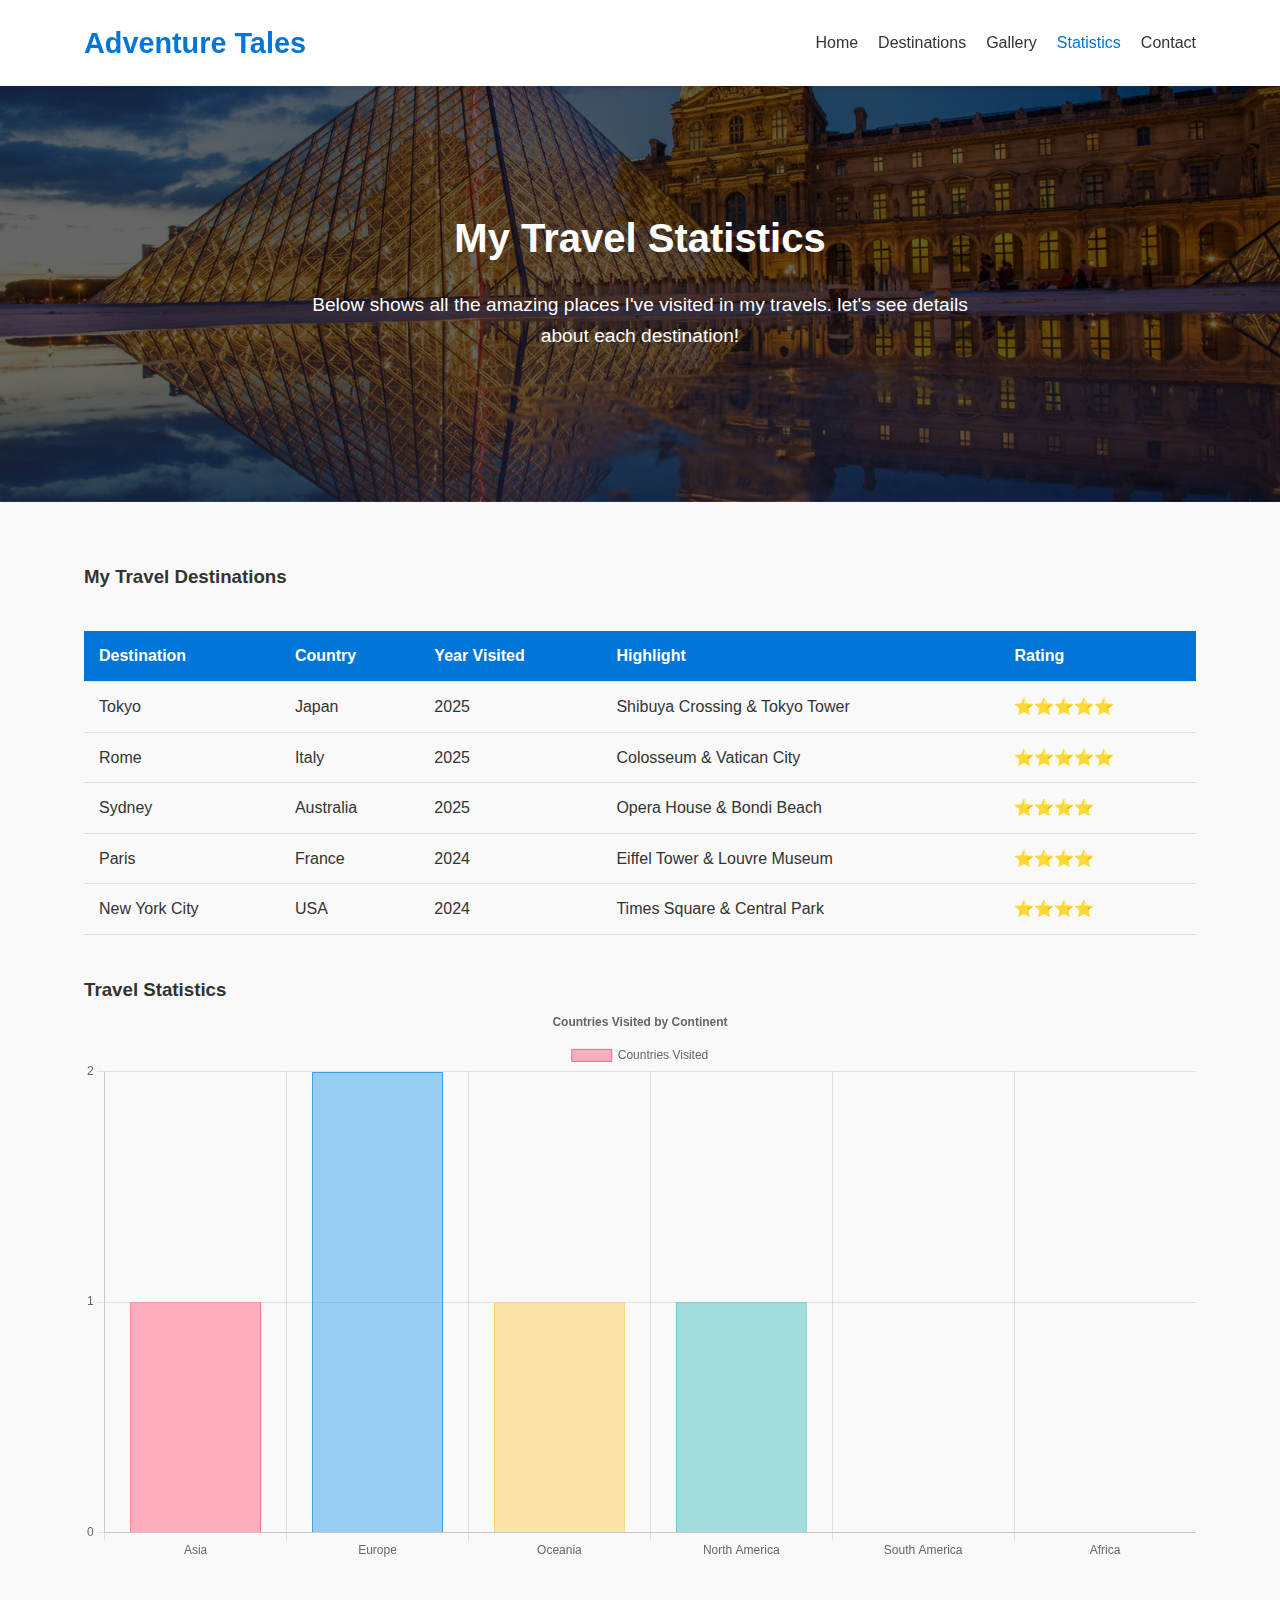
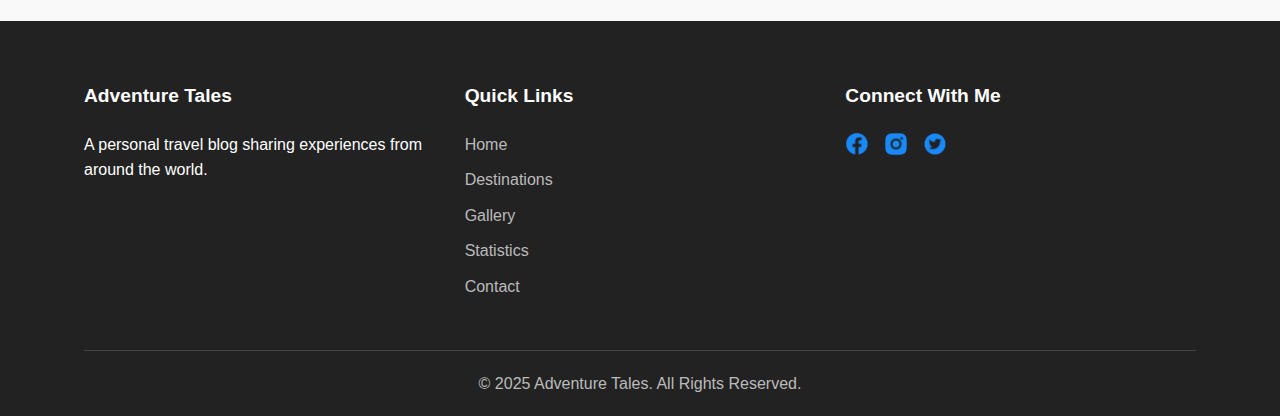
<file: trip/statistics.html>
<!DOCTYPE html>
<html lang="en">
<head>
    <meta charset="UTF-8">
    <meta name="viewport" content="width=device-width, initial-scale=1.0">
    <title>Adventure Tales</title>
    <link rel="stylesheet" href="css/style.css">
    <script src="js/main.js" defer></script>
    <script src="./js/chart.js" defer></script>
    <style>
        .destinations-table {
            width: 100%;
            border-collapse: collapse;
            margin: 40px 0;
        }
        
        .destinations-table th,
        .destinations-table td {
            padding: 12px 15px;
            text-align: left;
            border-bottom: 1px solid #ddd;
        }
        
        .destinations-table th {
            background-color: #0275d8;
            color: white;
        }
        
        .destinations-table tr:hover {
            background-color: #f5f5f5;
        }
    </style>
</head>
<body>
    <header>
        <div class="container">
            <h1 class="logo">Adventure Tales</h1>
            <nav>
                <ul>
                    <li><a href="index.html">Home</a></li>
                    <li><a href="destinations.html">Destinations</a></li>
                    <li><a href="gallery.html">Gallery</a></li>
                    <li><a href="statistics.html" class="active">Statistics</a></li>
                    <li><a href="contact.html">Contact</a></li>
                </ul>
            </nav>
        </div>
    </header>
    <section class="hero">
        <div class="container">
            <h2>My Travel  Statistics</h2>
            <p>Below shows all the amazing places I've visited in my travels. let's see details about each destination!</p>
        </div>
    </section>
    <section class="map-section">
        <div class="container">
            <h3>My Travel Destinations</h3>
            <table class="destinations-table">
                <thead>
                    <tr>
                        <th>Destination</th>
                        <th>Country</th>
                        <th>Year Visited</th>
                        <th>Highlight</th>
                        <th>Rating</th>
                    </tr>
                </thead>
                <tbody>
                    <tr>
                        <td>Tokyo</td>
                        <td>Japan</td>
                        <td>2025</td>
                        <td>Shibuya Crossing & Tokyo Tower</td>
                        <td>⭐⭐⭐⭐⭐</td>
                    </tr>
                    <tr>
                        <td>Rome</td>
                        <td>Italy</td>
                        <td>2025</td>
                        <td>Colosseum & Vatican City</td>
                        <td>⭐⭐⭐⭐⭐</td>
                    </tr>
                    <tr>
                        <td>Sydney</td>
                        <td>Australia</td>
                        <td>2025</td>
                        <td>Opera House & Bondi Beach</td>
                        <td>⭐⭐⭐⭐</td>
                    </tr>
                    <tr>
                        <td>Paris</td>
                        <td>France</td>
                        <td>2024</td>
                        <td>Eiffel Tower & Louvre Museum</td>
                        <td>⭐⭐⭐⭐</td>
                    </tr>
                    <tr>
                        <td>New York City</td>
                        <td>USA</td>
                        <td>2024</td>
                        <td>Times Square & Central Park</td>
                        <td>⭐⭐⭐⭐</td>
                    </tr>
                </tbody>
            </table>
            
            <div class="trip-stats">
                <h3>Travel Statistics</h3>
                <div id="stats-container">
                    <canvas id="travel-chart" width="800" height="400"></canvas>
                </div>
            </div>
        </div>
    </section>
    <footer>
        <div class="container">
            <div class="footer-content">
                <div class="footer-about">
                    <h3>Adventure Tales</h3>
                    <p>A personal travel blog sharing experiences from around the world.</p>
                </div>
                <div class="footer-links">
                    <h3>Quick Links</h3>
                    <ul>
                        <li><a href="index.html">Home</a></li>
                        <li><a href="destinations.html">Destinations</a></li>
                        <li><a href="gallery.html">Gallery</a></li>
                        <li><a href="statistics.html">Statistics</a></li>
                        <li><a href="contact.html">Contact</a></li>
                    </ul>
                </div>
                <div class="footer-social">
                    <h3>Connect With Me</h3>
                    <ul class="social-icons">
                        <li><a href="#"><img src="images/fackbook.png" alt="Facebook"></a></li>
                        <li><a href="#"><img src="images/instagram.png" alt="Instagram"></a></li>
                        <li><a href="#"><img src="images/twitter-circle-fill.png" alt="Twitter"></a></li>
                    </ul>
                </div>
            </div>
            <div class="copyright">
                <p>&copy; 2025 Adventure Tales. All Rights Reserved.</p>
            </div>
        </div>
    </footer>
    <script>
        document.addEventListener('DOMContentLoaded', function() {
            const ctx = document.getElementById('travel-chart').getContext('2d');
            
            const travelChart = new Chart(ctx, {
                type: 'bar',
                data: {
                    labels: ['Asia', 'Europe', 'Oceania', 'North America', 'South America', 'Africa'],
                    datasets: [{
                        label: 'Countries Visited',
                        data: [1, 2, 1, 1, 0, 0],
                        backgroundColor: [
                            'rgba(255, 99, 132, 0.5)',
                            'rgba(54, 162, 235, 0.5)',
                            'rgba(255, 206, 86, 0.5)',
                            'rgba(75, 192, 192, 0.5)',
                            'rgba(153, 102, 255, 0.5)',
                            'rgba(255, 159, 64, 0.5)'
                        ],
                        borderColor: [
                            'rgba(255, 99, 132, 1)',
                            'rgba(54, 162, 235, 1)',
                            'rgba(255, 206, 86, 1)',
                            'rgba(75, 192, 192, 1)',
                            'rgba(153, 102, 255, 1)',
                            'rgba(255, 159, 64, 1)'
                        ],
                        borderWidth: 1
                    }]
                },
                options: {
                    responsive: true,
                    plugins: {
                        title: {
                            display: true,
                            text: 'Countries Visited by Continent'
                        }
                    },
                    scales: {
                        y: {
                            beginAtZero: true,
                            ticks: {
                                precision: 0
                            }
                        }
                    }
                }
            });
        });
    </script>
</body>
</html>
</file>
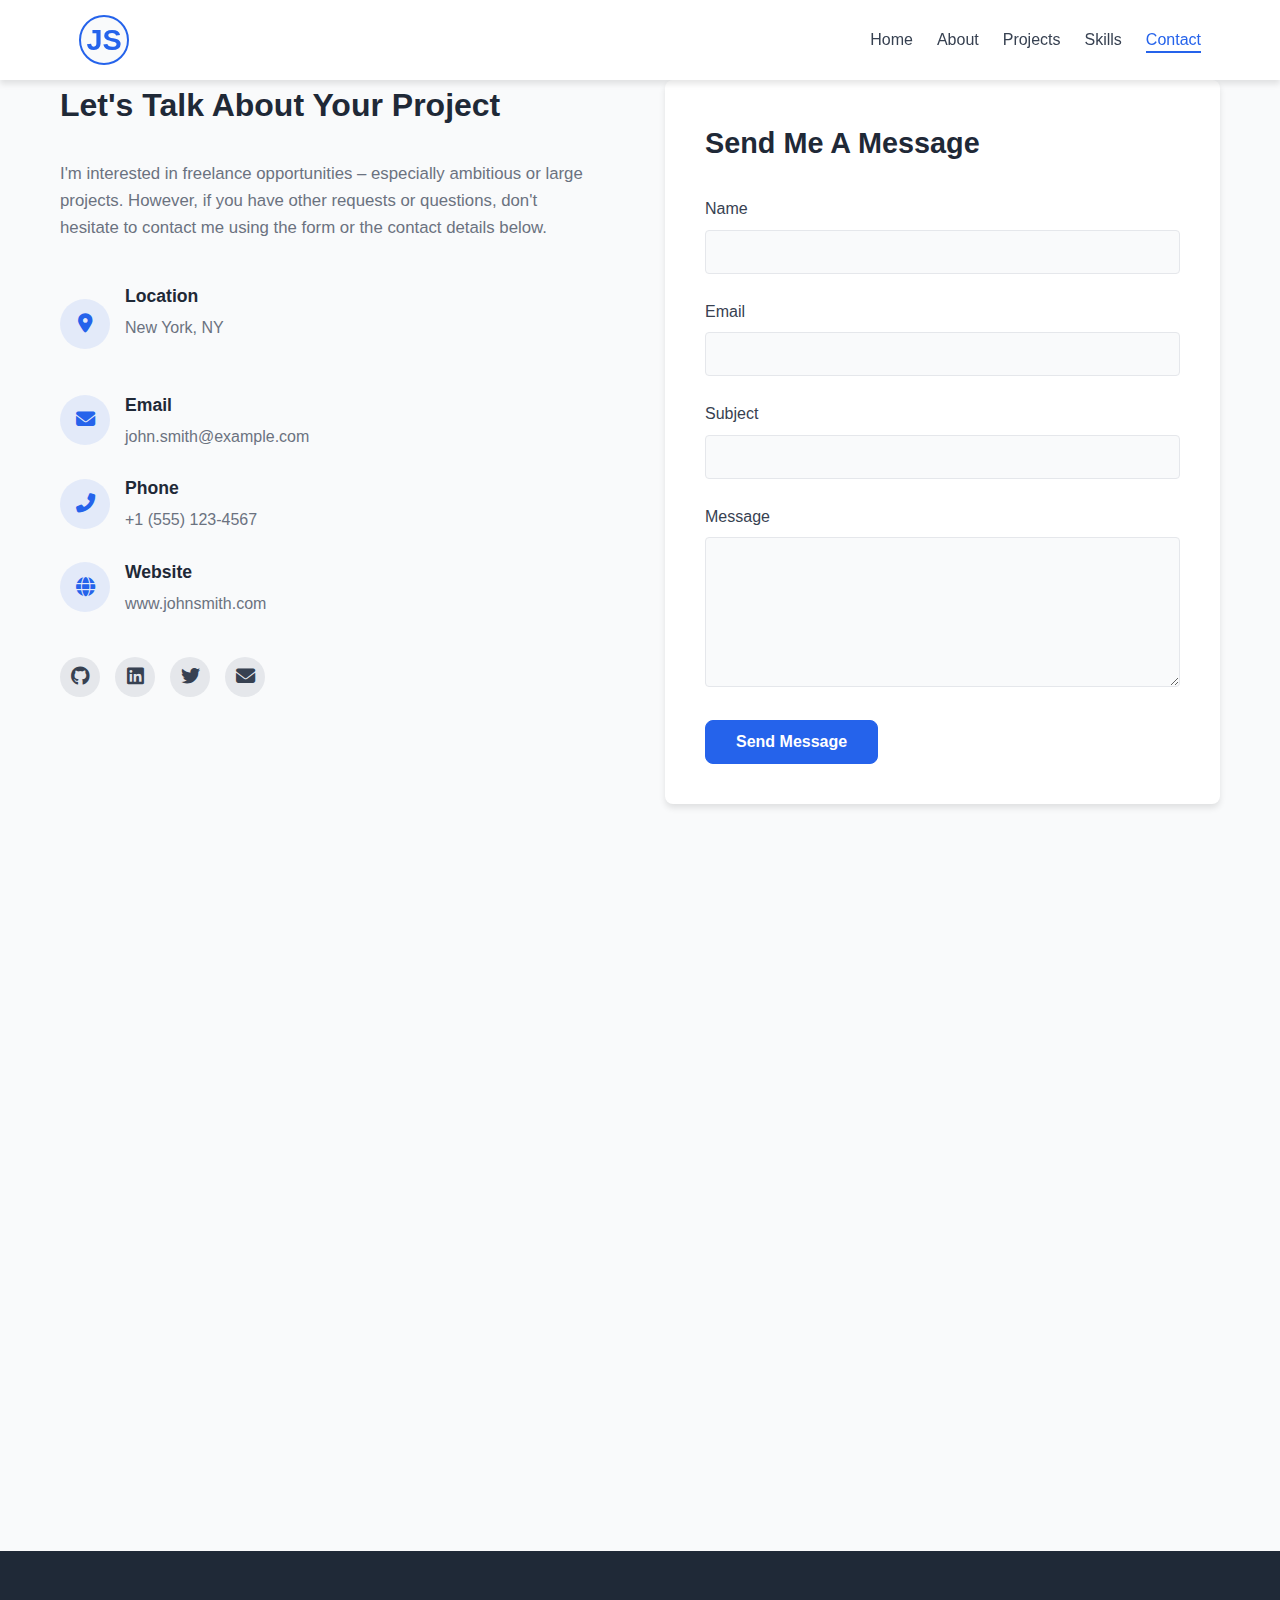
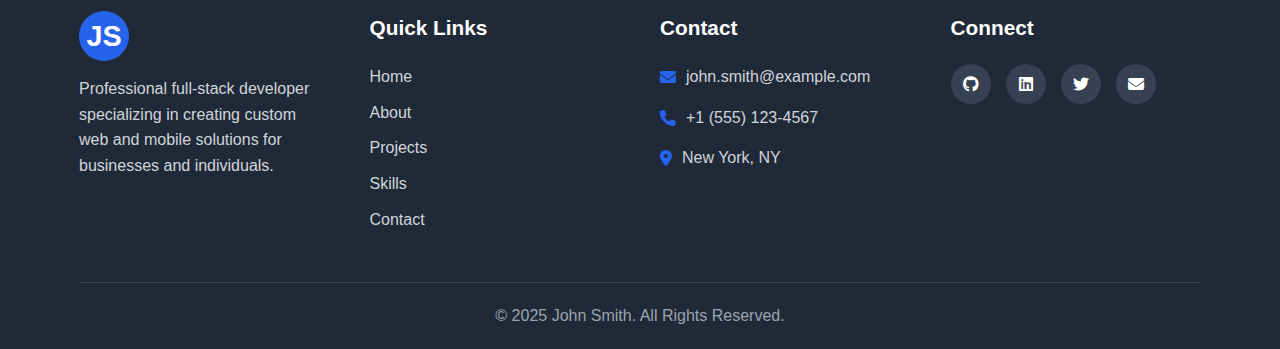
<file: website2 -响应式/contact.html>
<!DOCTYPE html>
<html lang="en">
<head>
    <meta charset="UTF-8">
    <meta name="viewport" content="width=device-width, initial-scale=1.0">
    <title>Contact | John Smith - Full Stack Developer</title>
    <link rel="stylesheet" href="css/common.css">
    <link rel="stylesheet" href="css/contact.css">
    <link rel="stylesheet" href="https://cdnjs.cloudflare.com/ajax/libs/font-awesome/6.4.0/css/all.min.css">
    <script src="js/main.js" defer></script>
</head>
<body>
    <nav class="navbar">
        <div class="container">
            <div class="logo">JS</div>
            <ul class="nav-links">
                <li><a href="index.html">Home</a></li>
                <li><a href="about.html">About</a></li>
                <li><a href="projects.html">Projects</a></li>
                <li><a href="skills.html">Skills</a></li>
                <li><a href="contact.html" class="active">Contact</a></li>
            </ul>
            <div class="hamburger">
                <span></span>
                <span></span>
                <span></span>
            </div>
        </div>
    </nav>

    <section class="contact-main">
        <div class="contact-container">
            <div class="contact-info">
                <h3>Let's Talk About Your Project</h3>
                <p>I'm interested in freelance opportunities – especially ambitious or large projects. However, if you have other requests or questions, don't hesitate to contact me using the form or the contact details below.</p>
                
                <div class="contact-details">
                    <div class="contact-item">
                        <div class="contact-icon">
                            <i class="fas fa-map-marker-alt"></i>
                        </div>
                        <div class="contact-text">
                            <h4>Location</h4>
                            <p>New York, NY</p>
                        </div>
                    </div>
                    
                    <div class="contact-item">
                        <div class="contact-icon">
                            <i class="fas fa-envelope"></i>
                        </div>
                        <div class="contact-text">
                            <h4>Email</h4>
                            <a href="mailto:john.smith@example.com">john.smith@example.com</a>
                        </div>
                    </div>
                    
                    <div class="contact-item">
                        <div class="contact-icon">
                            <i class="fas fa-phone-alt"></i>
                        </div>
                        <div class="contact-text">
                            <h4>Phone</h4>
                            <a href="tel:+15551234567">+1 (555) 123-4567</a>
                        </div>
                    </div>
                    
                    <div class="contact-item">
                        <div class="contact-icon">
                            <i class="fas fa-globe"></i>
                        </div>
                        <div class="contact-text">
                            <h4>Website</h4>
                            <a href="https://www.johnsmith.com" target="_blank">www.johnsmith.com</a>
                        </div>
                    </div>
                </div>
                
                <div class="social-links">
                    <a href="#" target="_blank" title="GitHub"><i class="fab fa-github"></i></a>
                    <a href="#" target="_blank" title="LinkedIn"><i class="fab fa-linkedin"></i></a>
                    <a href="#" target="_blank" title="Twitter"><i class="fab fa-twitter"></i></a>
                    <a href="#" target="_blank" title="Email"><i class="fas fa-envelope"></i></a>
                </div>
            </div>
            
            <div class="contact-form">
                <h3>Send Me A Message</h3>
                <form id="contactForm">
                    <div class="form-group">
                        <label for="name">Name</label>
                        <input type="text" id="name" name="name" class="form-control" required>
                    </div>
                    
                    <div class="form-group">
                        <label for="email">Email</label>
                        <input type="email" id="email" name="email" class="form-control" required>
                    </div>
                    
                    <div class="form-group">
                        <label for="subject">Subject</label>
                        <input type="text" id="subject" name="subject" class="form-control" required>
                    </div>
                    
                    <div class="form-group">
                        <label for="message">Message</label>
                        <textarea id="message" name="message" class="form-control" required></textarea>
                    </div>
                    
                    <button type="submit" class="submit-btn">Send Message</button>
                </form>
            </div>
        </div>
    </section>

    <section class="faq-section">
        <div class="faq-container">
            <h3>Frequently Asked Questions</h3>
            
            <div class="faq-item">
                <div class="faq-question">
                    What services do you offer?
                    <i class="fas fa-chevron-down"></i>
                </div>
                <div class="faq-answer">
                    <p>I offer a range of services including web development, mobile app development, UI/UX design, and consultation services. My expertise covers front-end technologies like React, Vue.js, and Angular, as well as back-end solutions with Node.js, Express, and various databases.</p>
                </div>
            </div>
            
            <div class="faq-item">
                <div class="faq-question">
                    What is your typical project timeline?
                    <i class="fas fa-chevron-down"></i>
                </div>
                <div class="faq-answer">
                    <p>Project timelines vary based on complexity and scope. A simple website might take 2-4 weeks, while a more complex web application could take 2-3 months. During our initial consultation, I'll provide a more accurate timeline specific to your project needs.</p>
                </div>
            </div>
            
            <div class="faq-item">
                <div class="faq-question">
                    Do you offer maintenance services after project completion?
                    <i class="fas fa-chevron-down"></i>
                </div>
                <div class="faq-answer">
                    <p>Yes, I offer ongoing maintenance and support services for all projects I develop. I can provide regular updates, security patches, content updates, and feature additions as needed. I offer flexible maintenance packages that can be tailored to your specific requirements.</p>
                </div>
            </div>
            
            <div class="faq-item">
                <div class="faq-question">
                    How do you handle project payments?
                    <i class="fas fa-chevron-down"></i>
                </div>
                <div class="faq-answer">
                    <p>I typically work with a 50% upfront deposit before beginning work, with the remaining balance due upon project completion. For larger projects, I offer milestone-based payment schedules. I accept payments via bank transfer, PayPal, or credit card.</p>
                </div>
            </div>
            
            <div class="faq-item">
                <div class="faq-question">
                    Can you work with clients remotely?
                    <i class="fas fa-chevron-down"></i>
                </div>
                <div class="faq-answer">
                    <p>Absolutely! I work with clients worldwide and have established effective remote collaboration processes. We can communicate through video calls, email, and project management tools to ensure clear communication and successful project delivery regardless of location.</p>
                </div>
            </div>
        </div>
    </section>

    <footer>
        <div class="container">
            <div class="footer-content">
                <div class="footer-info">
                    <div class="footer-logo">JS</div>
                    <p>Professional full-stack developer specializing in creating custom web and mobile solutions for businesses and individuals.</p>
                </div>
                <div class="footer-links">
                    <h3>Quick Links</h3>
                    <ul>
                        <li><a href="index.html">Home</a></li>
                        <li><a href="about.html">About</a></li>
                        <li><a href="projects.html">Projects</a></li>
                        <li><a href="skills.html">Skills</a></li>
                        <li><a href="contact.html">Contact</a></li>
                    </ul>
                </div>
                <div class="footer-contact">
                    <h3>Contact</h3>
                    <p><i class="fas fa-envelope"></i> john.smith@example.com</p>
                    <p><i class="fas fa-phone"></i> +1 (555) 123-4567</p>
                    <p><i class="fas fa-map-marker-alt"></i> New York, NY</p>
                </div>
                <div class="footer-social">
                    <h3>Connect</h3>
                    <div class="social-icons">
                        <a href="#" aria-label="GitHub"><i class="fab fa-github"></i></a>
                        <a href="#" aria-label="LinkedIn"><i class="fab fa-linkedin"></i></a>
                        <a href="#" aria-label="Twitter"><i class="fab fa-twitter"></i></a>
                        <a href="#" aria-label="Email"><i class="fas fa-envelope"></i></a>
                    </div>
                </div>
            </div>
            <div class="footer-bottom">
                <p>&copy; 2025 John Smith. All Rights Reserved.</p>
            </div>
        </div>
    </footer>

    <script>
        document.addEventListener('DOMContentLoaded', function() {
            // FAQ accordion
            const faqQuestions = document.querySelectorAll('.faq-question');
            
            faqQuestions.forEach(question => {
                question.addEventListener('click', function() {
                    this.classList.toggle('active');
                    const answer = this.nextElementSibling;
                    answer.classList.toggle('active');
                    
                    // Close other open FAQs
                    faqQuestions.forEach(item => {
                        if (item !== question && item.classList.contains('active')) {
                            item.classList.remove('active');
                            item.nextElementSibling.classList.remove('active');
                        }
                    });
                });
            });

            // Form submission
            const contactForm = document.getElementById('contactForm');
            
            contactForm.addEventListener('submit', function(e) {
                e.preventDefault();
                
                // Get form values
                const name = document.getElementById('name').value;
                const email = document.getElementById('email').value;
                const subject = document.getElementById('subject').value;
                const message = document.getElementById('message').value;
                
                // Here you would normally send the form data to a server
                // For demonstration purposes, we'll just log it to console
                console.log({
                    name,
                    email,
                    subject,
                    message
                });
                
                // Show success message (in a real application)
                alert('Thank you for your message! I will get back to you soon.');
                
                // Reset form
                contactForm.reset();
            });
        });
    </script>
</body>
</html>
</file>
<file: trip/css/style.css>
/* Global Styles */
* {
    margin: 0;
    padding: 0;
    box-sizing: border-box;
}

body {
    font-family: 'Segoe UI', Tahoma, Geneva, Verdana, sans-serif;
    line-height: 1.6;
    color: #333;
    background-color: #f9f9f9;
}

.container {
    width: 90%;
    max-width: 1200px;
    margin: 0 auto;
    padding: 0 20px;
}

a {
    text-decoration: none;
    color: #0275d8;
    outline: none;
}

ul {
    list-style: none;
}

img {
    max-width: 100%;
    height: auto;
}

.btn {
    display: inline-block;
    background-color: #0275d8;
    color: #fff;
    padding: 10px 20px;
    border-radius: 5px;
    transition: background-color 0.3s;
}

.btn:hover {
    background-color: #025aa5;
}

section {
    padding: 60px 0;
}

.section-title {
    text-align: center;
    margin-bottom: 40px;
    color: #333;
    font-size: 2rem;
}

/* Header Styles */
header {
    background-color: #fff;
    box-shadow: 0 2px 5px rgba(0,0,0,0.1);
    position: sticky;
    top: 0;
    z-index: 100;
}

header .container {
    display: flex;
    justify-content: space-between;
    align-items: center;
    padding: 20px;
}

.logo {
    font-size: 1.8rem;
    font-weight: 700;
    color: #0275d8;
}

nav ul {
    display: flex;
}

nav ul li {
    margin-left: 20px;
}

nav ul li a {
    color: #333;
    font-weight: 500;
    transition: color 0.3s;
}

nav ul li a:hover, 
nav ul li a.active {
    color: #0275d8;
}

/* Hero Section */
.hero {
    background-image: linear-gradient(rgba(0,0,0,0.6), rgba(0,0,0,0.6)), url(../images/hero-bg.jpg);
    background-size: cover;
    background-position: center;
    color: #fff;
    text-align: center;
    padding: 120px 0;
}

.hero h2 {
    font-size: 2.5rem;
    margin-bottom: 20px;
}

.hero p {
    font-size: 1.2rem;
    margin-bottom: 30px;
    max-width: 700px;
    margin-left: auto;
    margin-right: auto;
}


/* Footer */
footer {
    background-color: #222;
    color: #fff;
    padding: 60px 0 20px;
}

.footer-content {
    display: grid;
    grid-template-columns: repeat(auto-fit, minmax(200px, 1fr));
    gap: 30px;
    margin-bottom: 40px;
}

.footer-content h3 {
    margin-bottom: 20px;
    font-size: 1.2rem;
}

.footer-links ul li {
    margin-bottom: 10px;
}

.footer-links ul li a {
    color: #bbb;
    transition: color 0.3s;
}

.footer-links ul li a:hover {
    color: #fff;
}

.social-icons {
    display: flex;
    gap: 15px;
}

.social-icons img {
    width: 24px;
    height: 24px;
    transition: opacity 0.3s;
}

.social-icons img:hover {
    opacity: 0.8;
}

.copyright {
    text-align: center;
    color: #bbb;
    padding-top: 20px;
    border-top: 1px solid #444;
}
</file>
<file: website2 -响应式/css/common.css>
* {
    margin: 0;
    padding: 0;
    box-sizing: border-box;
}

:root {
    --primary-color: #2563eb;
    --secondary-color: #1e40af;
    --accent-color: #3b82f6;
    --dark-color: #1f2937;
    --light-color: #f9fafb;
    --text-color: #374151;
    --text-light: #6b7280;
    --success-color: #10b981;
    --warning-color: #f59e0b;
    --danger-color: #ef4444;
    --border-radius: 8px;
    --transition: all 0.3s ease-in-out;
    --shadow: 0 4px 6px rgba(0, 0, 0, 0.1);
    --shadow-md: 0 10px 15px -3px rgba(0, 0, 0, 0.1);
}

html {
    font-size: 16px;
    scroll-behavior: smooth;
}

body {
    font-family: 'Inter', 'Segoe UI', Tahoma, Geneva, Verdana, sans-serif;
    line-height: 1.6;
    color: var(--text-color);
    background-color: var(--light-color);
}

a {
    text-decoration: none;
    outline: none;
    color: var(--primary-color);
    transition: var(--transition);
}

a:hover {
    color: var(--secondary-color);
}

ul {
    list-style: none;
}

img {
    max-width: 100%;
    height: auto;
    display: block;
}

.container {
    width: 90%;
    max-width: 1200px;
    margin: 0 auto;
    padding: 0 15px;
}

section {
    padding: 80px 0;
}

.section-title {
    font-size: 2.5rem;
    color: var(--dark-color);
    margin-bottom: 2rem;
    text-align: center;
    position: relative;
}

.section-title::after {
    content: '';
    position: absolute;
    bottom: -10px;
    left: 50%;
    transform: translateX(-50%);
    width: 60px;
    height: 4px;
    background-color: var(--primary-color);
    border-radius: 2px;
}

.btn {
    display: inline-block;
    padding: 12px 24px;
    font-weight: 600;
    border-radius: var(--border-radius);
    cursor: pointer;
    transition: var(--transition);
    font-size: 1rem;
    text-align: center;
}

.primary-btn {
    background-color: var(--primary-color);
    color: white;
    border: 2px solid var(--primary-color);
}

.primary-btn:hover {
    background-color: var(--secondary-color);
    border-color: var(--secondary-color);
    color: white;
}

.secondary-btn {
    background-color: transparent;
    color: var(--primary-color);
    border: 2px solid var(--primary-color);
}

.secondary-btn:hover {
    background-color: var(--primary-color);
    color: white;
}

.small-btn {
    padding: 8px 16px;
    font-size: 0.875rem;
}

.center-button {
    text-align: center;
    margin-top: 2rem;
}

/* Navigation Styles */
.navbar {
    position: fixed;
    top: 0;
    left: 0;
    width: 100%;
    background-color: white;
    box-shadow: var(--shadow);
    z-index: 1000;
    padding: 15px 0;
    transition: var(--transition);
}

.navbar .container {
    display: flex;
    justify-content: space-between;
    align-items: center;
}

.logo {
    font-size: 1.8rem;
    font-weight: 700;
    color: var(--primary-color);
    background-color: var(--light-color);
    width: 50px;
    height: 50px;
    display: flex;
    align-items: center;
    justify-content: center;
    border-radius: 50%;
    border: 2px solid var(--primary-color);
}

.nav-links {
    display: flex;
    gap: 1.5rem;
}

.nav-links a {
    color: var(--text-color);
    font-weight: 500;
    position: relative;
}

.nav-links a:hover, 
.nav-links a.active {
    color: var(--primary-color);
}

.nav-links a::after {
    content: '';
    position: absolute;
    bottom: -5px;
    left: 0;
    width: 0;
    height: 2px;
    background-color: var(--primary-color);
    transition: var(--transition);
}

.nav-links a:hover::after,
.nav-links a.active::after {
    width: 100%;
}

.hamburger {
    display: none;
    cursor: pointer;
    flex-direction: column;
    gap: 6px;
}

.hamburger span {
    display: block;
    width: 30px;
    height: 3px;
    background-color: var(--text-color);
    border-radius: 3px;
    transition: var(--transition);
}

/* Hero Section */
.hero {
    padding: 150px 0 80px;
    position: relative;
    overflow: hidden;
    background-color: #f8f9fd;
}

.hero .container {
    display: grid;
    grid-template-columns: 1fr 1fr;
    gap: 50px;
    align-items: center;
}

.hero-content h1 {
    font-size: 3.5rem;
    color: var(--dark-color);
    line-height: 1.2;
    margin-bottom: 10px;
}

.hero-content h2 {
    font-size: 1.8rem;
    color: var(--primary-color);
    margin-bottom: 20px;
}

.hero-content p {
    font-size: 1.2rem;
    color: var(--text-light);
    margin-bottom: 30px;
    max-width: 500px;
}

.hero-buttons {
    display: flex;
    gap: 15px;
    margin-bottom: 30px;
}

.social-icons {
    display: flex;
    gap: 15px;
}

.social-icons a {
    display: flex;
    align-items: center;
    justify-content: center;
    width: 40px;
    height: 40px;
    border-radius: 50%;
    background-color: #e5e7eb;
    color: var(--text-color);
    transition: var(--transition);
}

.social-icons a:hover {
    background-color: var(--primary-color);
    color: white;
}

.hero-image {
    position: relative;
}

.hero-image img {
    border-radius: 20px;
    box-shadow: var(--shadow-md);
}


footer {
    background-color: var(--dark-color);
    color: white;
    padding: 60px 0 20px;
}

.footer-content {
    display: grid;
    grid-template-columns: repeat(auto-fit, minmax(200px, 1fr));
    gap: 40px;
    margin-bottom: 40px;
}

.footer-logo {
    font-size: 1.8rem;
    font-weight: 700;
    color: white;
    background-color: var(--primary-color);
    width: 50px;
    height: 50px;
    display: flex;
    align-items: center;
    justify-content: center;
    border-radius: 50%;
    margin-bottom: 15px;
}

.footer-info p {
    color: #d1d5db;
    margin-bottom: 0;
}

.footer-links h3,
.footer-contact h3,
.footer-social h3 {
    margin-bottom: 20px;
    font-size: 1.3rem;
}

.footer-links ul li {
    margin-bottom: 10px;
}

.footer-links ul li a {
    color: #d1d5db;
    transition: var(--transition);
}

.footer-links ul li a:hover {
    color: white;
    padding-left: 5px;
}

.footer-contact p {
    display: flex;
    align-items: center;
    margin-bottom: 15px;
    color: #d1d5db;
}

.footer-contact p i {
    margin-right: 10px;
    color: var(--primary-color);
}

.footer-social .social-icons {
    margin-top: 15px;
}

.footer-social .social-icons a {
    background-color: #374151;
    color: white;
}

.footer-social .social-icons a:hover {
    background-color: var(--primary-color);
}

.footer-bottom {
    text-align: center;
    padding-top: 20px;
    border-top: 1px solid #374151;
    color: #9ca3af;
}



/* Responsive Styles */
@media (max-width: 992px) {
    html {
        font-size: 15px;
    }
    
    .hero .container {
        grid-template-columns: 1fr;
        text-align: center;
    }
    
    .hero-content p {
        max-width: 100%;
    }
    
    .hero-buttons {
        justify-content: center;
    }
    
    .social-icons {
        justify-content: center;
    }
    
    .hero-image {
        order: -1;
        max-width: 400px;
        margin: 0 auto 30px;
    }
}

@media (max-width: 768px) {
    .hamburger {
        display: flex;
    }
    
    .nav-links {
        position: absolute;
        top: 80px;
        left: 0;
        width: 100%;
        background-color: white;
        flex-direction: column;
        align-items: center;
        padding: 20px 0;
        box-shadow: var(--shadow);
        gap: 20px;
        transform: translateY(-100%);
        opacity: 0;
        pointer-events: none;
        transition: var(--transition);
    }
    
    .nav-links.active {
        transform: translateY(0);
        opacity: 1;
        pointer-events: auto;
    }
    
    .section-title {
        font-size: 2rem;
    }
    
    .specialties-grid,
    .projects-grid,
    .skills-container {
        grid-template-columns: 1fr;
    }
    
    .project-card {
        max-width: 400px;
        margin: 0 auto;
    }
    
    .testimonial-content {
        padding: 20px;
    }
    
    .testimonial-content p {
        font-size: 1rem;
    }
    
    .footer-content {
        grid-template-columns: 1fr;
        text-align: center;
    }
    
    .footer-logo {
        margin: 0 auto 15px;
    }
    
    .footer-contact p {
        justify-content: center;
    }
    
    .footer-social .social-icons {
        justify-content: center;
    }
}

@media (max-width: 480px) {
    html {
        font-size: 14px;
    }
    
    .hero {
        padding: 120px 0 60px;
    }
    
    .hero-content h1 {
        font-size: 2.5rem;
    }
    
    .hero-content h2 {
        font-size: 1.5rem;
    }
    
    .hero-buttons {
        flex-direction: column;
        gap: 10px;
    }
    
    .project-image {
        height: 180px;
    }
    
    .contact-content h2 {
        font-size: 2rem;
    }
}
</file>
<file: website2 -响应式/css/contact.css>
.contact-main {
    padding: 80px 0;
}

.contact-container {
    max-width: 1200px;
    margin: 0 auto;
    padding: 0 20px;
    display: grid;
    grid-template-columns: 1fr 1fr;
    gap: 50px;
}

.contact-info {
    padding-right: 30px;
}

.contact-info h3 {
    font-size: 2rem;
    color: var(--dark-color);
    margin-bottom: 30px;
}

.contact-info p {
    color: var(--text-light);
    margin-bottom: 25px;
    line-height: 1.6;
    font-size: 1.05rem;
}

.contact-details {
    margin-top: 40px;
}

.contact-item {
    display: flex;
    align-items: center;
    margin-bottom: 25px;
}

.contact-icon {
    width: 50px;
    height: 50px;
    background-color: rgba(37, 99, 235, 0.1);
    border-radius: 50%;
    display: flex;
    align-items: center;
    justify-content: center;
    margin-right: 15px;
    color: var(--primary-color);
    font-size: 1.2rem;
}

.contact-text h4 {
    color: var(--dark-color);
    font-size: 1.1rem;
    margin-bottom: 5px;
}

.contact-text p, .contact-text a {
    color: var(--text-light);
    font-size: 1rem;
    text-decoration: none;
    transition: color 0.3s ease;
}

.contact-text a:hover {
    color: var(--primary-color);
}

.social-links {
    display: flex;
    margin-top: 40px;
    gap: 15px;
}

.social-links a {
    width: 40px;
    height: 40px;
    border-radius: 50%;
    background-color: #e5e7eb;
    display: flex;
    align-items: center;
    justify-content: center;
    color: var(--text-color);
    font-size: 1.2rem;
    transition: all 0.3s ease;
}

.social-links a:hover {
    background-color: var(--primary-color);
    color: white;
    transform: translateY(-3px);
}

.contact-form {
    background-color: white;
    padding: 40px;
    border-radius: var(--border-radius);
    box-shadow: var(--shadow);
}

.contact-form h3 {
    font-size: 1.8rem;
    color: var(--dark-color);
    margin-bottom: 30px;
}

.form-group {
    margin-bottom: 25px;
}

.form-group label {
    display: block;
    color: var(--text-color);
    font-size: 1rem;
    margin-bottom: 8px;
}

.form-control {
    width: 100%;
    padding: 12px 15px;
    border: 1px solid #e5e7eb;
    background-color: var(--light-color);
    color: var(--text-color);
    border-radius: 4px;
    font-size: 1rem;
    transition: border-color 0.3s ease;
}

.form-control:focus {
    outline: none;
    border-color: var(--primary-color);
}

textarea.form-control {
    min-height: 150px;
    resize: vertical;
}

.submit-btn {
    background-color: var(--primary-color);
    color: white;
    border: 1px solid var(--primary-color);
    padding: 12px 30px;
    border-radius: var(--border-radius);
    font-size: 1rem;
    cursor: pointer;
    transition: background-color 0.3s ease;
    display: inline-block;
    font-weight: 600;
}

.submit-btn:hover {
    background-color: var(--secondary-color);
    border-color: var(--secondary-color);
}

.faq-section {
    padding: 80px 0;
}

.faq-container {
    max-width: 900px;
    margin: 0 auto;
    padding: 0 20px;
}

.faq-container h3 {
    font-size: 2rem;
    color: var(--dark-color);
    margin-bottom: 40px;
    text-align: center;
}

.faq-item {
    background-color: white;
    border-radius: var(--border-radius);
    margin-bottom: 15px;
    overflow: hidden;
    box-shadow: var(--shadow);
}

.faq-question {
    padding: 20px;
    cursor: pointer;
    display: flex;
    justify-content: space-between;
    align-items: center;
    color: var(--dark-color);
    font-size: 1.1rem;
    font-weight: 500;
    transition: background-color 0.3s ease;
}

.faq-question:hover {
    background-color: #f8f9fa;
}

.faq-question i {
    color: var(--primary-color);
    transition: transform 0.3s ease;
}

.faq-question.active i {
    transform: rotate(180deg);
}

.faq-answer {
    padding: 0 20px;
    max-height: 0;
    overflow: hidden;
    transition: max-height 0.3s ease, padding 0.3s ease;
}

.faq-answer.active {
    padding: 0 20px 20px;
    max-height: 500px;
}

.faq-answer p {
    color: var(--text-light);
    line-height: 1.6;
    font-size: 1rem;
}

@media (max-width: 992px) {
    .contact-container {
        grid-template-columns: 1fr;
        gap: 50px;
    }

    .contact-info {
        padding-right: 0;
        margin-bottom: 30px;
    }
}
</file>
